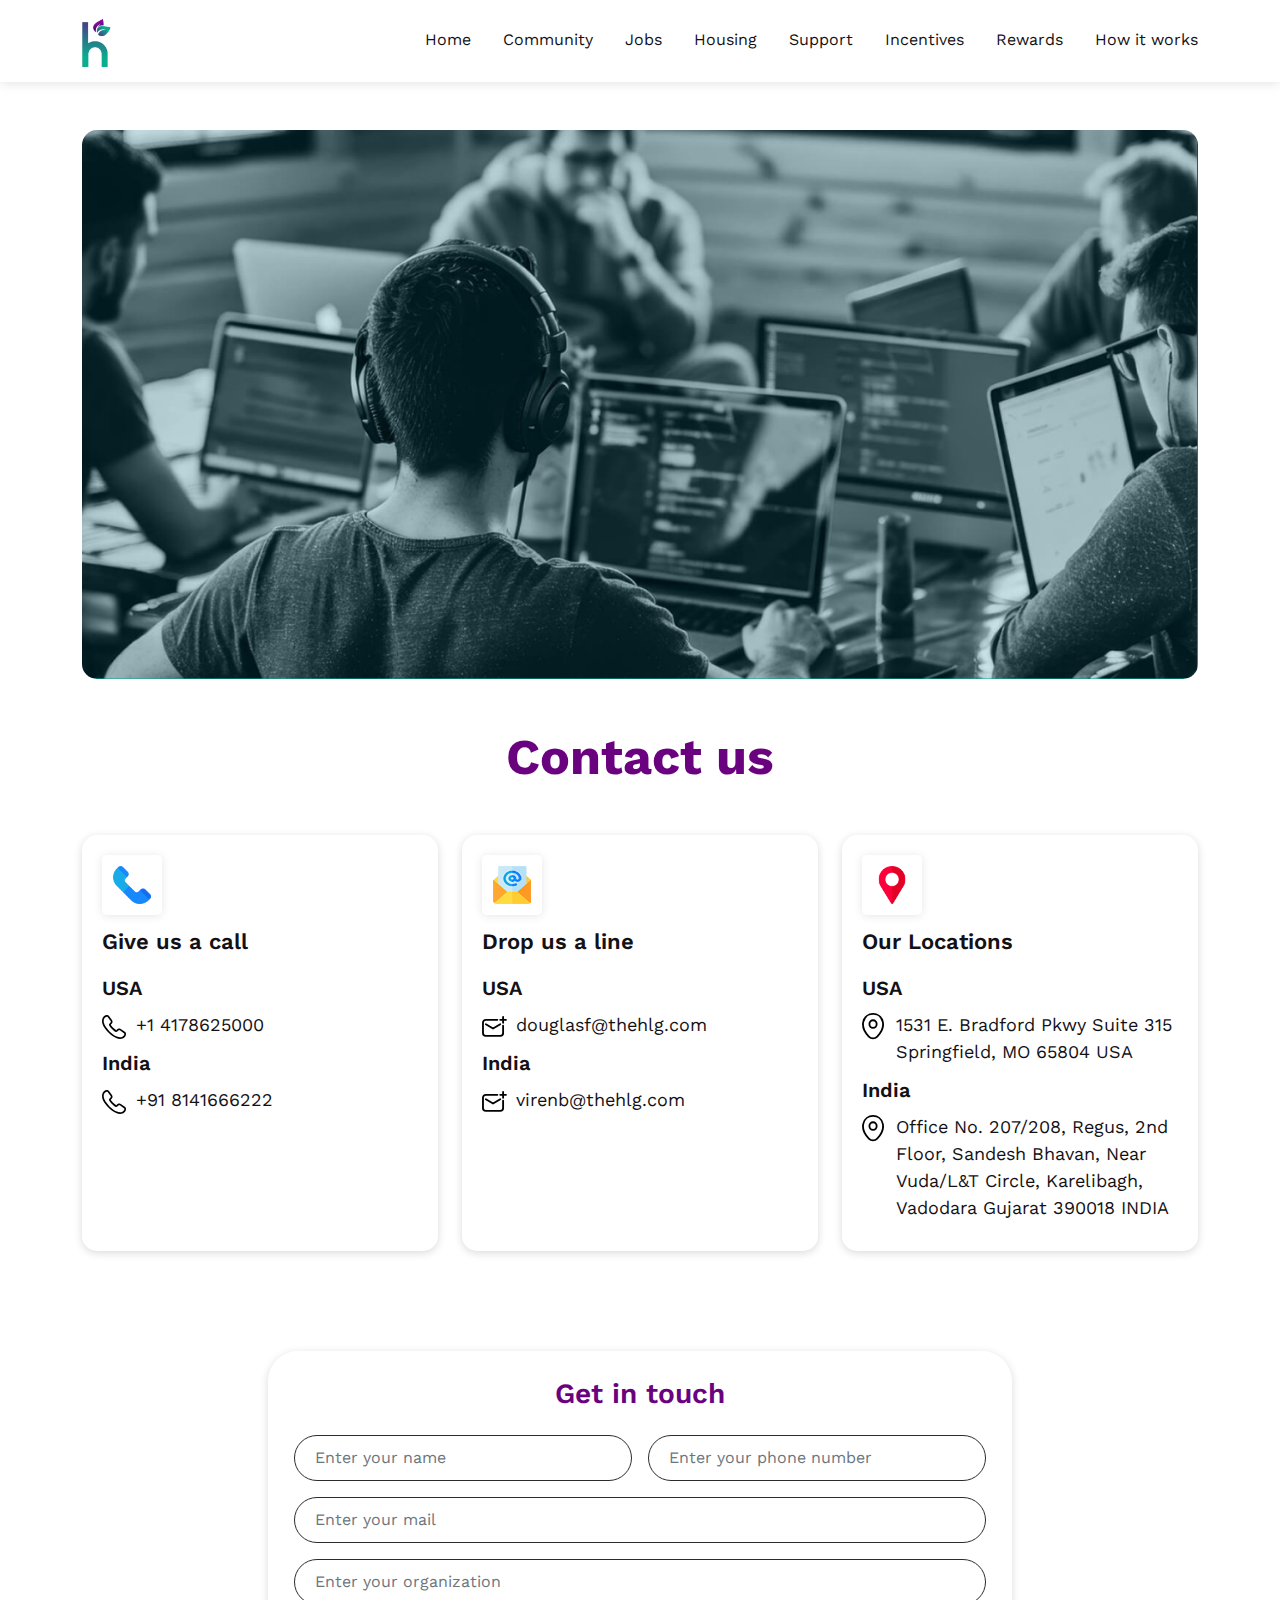
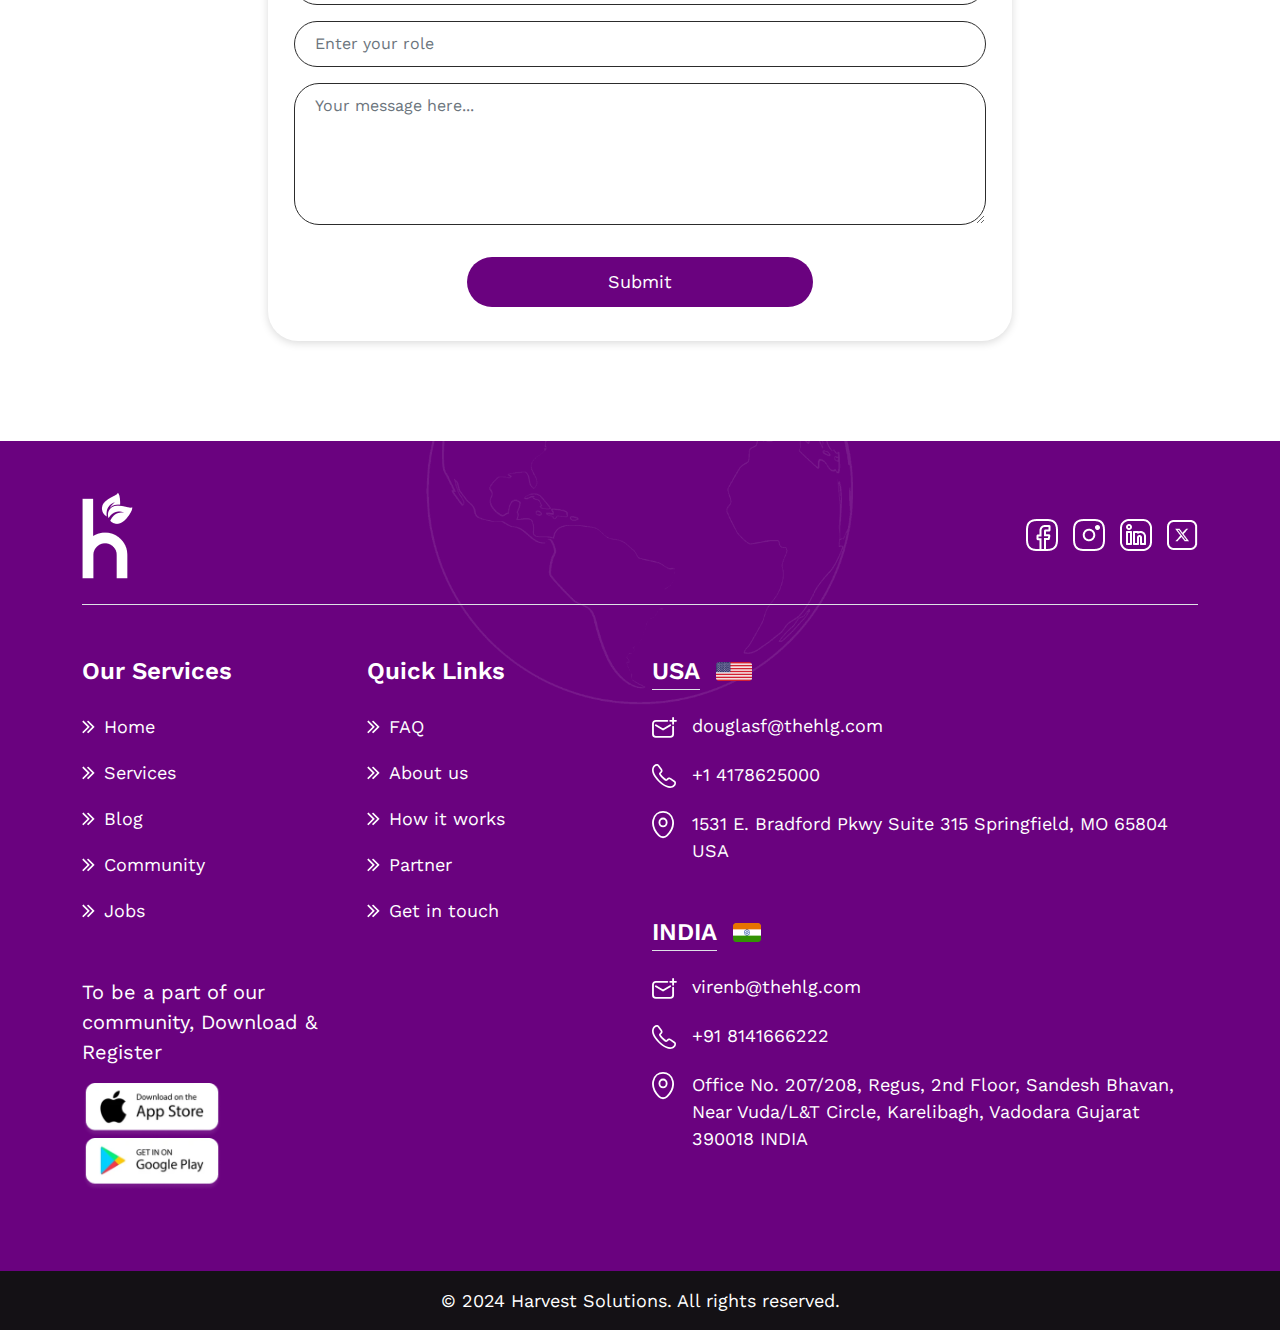
<file: contactus.html>
<!DOCTYPE html>
<html lang="en">
<head>
  <meta charset="UTF-8" />
  <meta name="viewport" content="width=device-width, initial-scale=1.0 ,maximum-scale=1.0, user-scalable=no"/>
  <meta name="description" content="Discover how Harvest Solutions empowers communities through programs on financial literacy, employment readiness, trauma and anger management, healthy lifestyle habits, and conflict resolution. Join us in fostering growth and resilience" />
  <!-- Favicon -->
  <link rel="icon" href="./img/icon/favicon.ico" type="image/x-icon" />
  <link rel="icon" href="./img/icon/favicon.png" type="image" />
  <link rel="apple-touch-icon" sizes="180x180" href="./img/icon/apple-touch-icon.png"/>
  <!-- Open Graph (OG) Tags -->
  <meta property="og:title" content="Your Website Title" />
  <meta property="og:description" content="Your website description here" />
  <meta property="og:url" content="https://yourwebsite.com" />
  <meta property="og:image" content="https://yourwebsite.com/og-image.jpg" />
  <meta property="og:type" content="website" />
  <!-- Twitter Card Tags -->
  <meta name="twitter:card" content="summary_large_image" />
  <meta name="twitter:title" content="Your Website Title" />
  <meta name="twitter:description" content="Your website description here" />
  <meta name="twitter:image" content="https://yourwebsite.com/twitter-card-image.jpg"/>
  <!-- Additional Meta Tags -->
  <meta name="author" content="Douglas Feller" />
  <meta name="keywords" content="Harvest Solutions, financial literacy, employment readiness, trauma management, anger management, healthy lifestyle habits, conflict resolution, community empowerment, personal development, community programs, resilience training, life skills courses, vocational training, wellness programs, skill-building workshops"/>
  <title>Contact us</title>
  <link href="https://unpkg.com/aos@2.3.1/dist/aos.css" rel="stylesheet">
  <link rel="stylesheet" href="./css/swiper-bundle.min.css">
  <link rel="stylesheet" href="./css/bootstrap.min.css" />
  <link rel="stylesheet" href="./css/style.css" />
</head>
<body>
  <header class="header">
    <nav class="navbar navbar-expand-lg bg-white">
      <div class="container">
        <a class="navbar-brand" href="#">
          <img
          src="./img/logo.png"
          alt="Logo"
          width="30"
          height="50"
          class="d-inline-block align-text-top"
          />
        </a>
        <button class="navbar-togglers" type="button">
          <div class="menu-toggle">
            <div class="hamburger"></div>
          </div>
        </button>
        <div class="navbar-wrapper" id="navbarNav">
          <div class="d-block d-lg-none border-bottom pb-3 mb-2">
            <a class="navbar-brand" href="#">
              <img
              src="./img/logo.png"
              alt="Logo"
              width="30"
              height="50"
              class="d-inline-block align-text-top"
              />
            </a>
          </div>
          <ul class="navbar-nav ms-lg-auto">
            <li class="nav-item">
              <a class="nav-link active" aria-current="page" href="#">Home</a>
            </li>
            <li class="nav-item">
              <a class="nav-link" href="#">Community</a>
            </li>
            <li class="nav-item">
              <a class="nav-link" href="#">Jobs</a>
            </li>
            <li class="nav-item">
              <a class="nav-link" href="#">Housing</a>
            </li>
            <li class="nav-item">
              <a class="nav-link" href="#">Support</a>
            </li>
            <li class="nav-item">
              <a class="nav-link" href="#">Incentives</a>
            </li>
            <li class="nav-item">
              <a class="nav-link" href="#">Rewards</a>
            </li>
            <li class="nav-item">
              <a class="nav-link" href="#">How it works</a>
            </li>
          </ul>
        </div>
      </div>
    </nav>
  </header>
  <main class="main contactus-page">
    <div class="wrapper"> 
      <section class="section mt-4 mt-lg-5 pb-0">
        <div class="container"> 
          <div class="position-relative contact-bg radius-15 mb-md-4 mb-lg-5 mb-4">
            <img src="./img/contactus.png" class="radius-15" alt="Contact us" width="1300" height="640"> 
          </div> 
          </div>
        </section>   
        <section class="section">
          <div class="container">
            <div class="text-center mb-md-3 heading-main">
              Contact us
            </div>
            <div class="row mt-0  mt-md-4 g-3 g-md-4">
                   <div class="col-md-6 col-lg-4 ">
                <div class="contact-card">
                  <img src="./img/icon/call-icon2x.png" alt="Call" width="60" height="60"  class="shake">
                  <div class="label">Give us a call</div>
                  <div class="fs-20 fw-600 mb-2">USA</div>
                  <a href="tel:+1 4178625000" class="link" target="_blank">
                    <span class="icon me-2">
                      <img src="./img/icon/call.svg" alt="Call" width="24" height="24">
                    </span>
                    +1 4178625000</a>
                    <div class="fs-20 fw-600 mb-2">India</div>
                    <a href="tel:+91 8141666222" class="link" target="_blank">
                      <span class="icon me-2">
                        <img src="./img/icon/call.svg" alt="Call" width="24" height="24">
                      </span>
                      +91 8141666222</a> 
                    </div> 
                  </div> 
                  <div class="col-md-6 col-lg-4 ">
                    <div class="contact-card">
                      <img src="./img/icon/mail-icon2x.png" alt="Mail" width="52" height="60"  class="shake">
                      <div class="label">Drop us a line</div>
                      <div class="fs-20 fw-600 mb-2">USA</div>
                      <a href="mailto:douglasf@thehlg.com" class="link" target="_blank">
                        <span class="icon me-2">
                          <img src="./img/icon/mail.svg" alt="Mail" width="25" height="21">
                        </span>
                        douglasf@thehlg.com</a>
                        <div class="fs-20 fw-600 mb-2">India</div>
                        <a href="mailto:virenb@thehlg.com" class="link" target="_blank">
                          <span class="icon me-2">
                            <img src="./img/icon/mail.svg" alt="Mail" width="25" height="21">
                          </span>
                          virenb@thehlg.com</a>
                        </div> 
                   </div>
                  <div class="col-md-12 col-lg-4 ">
                    <div class="contact-card">
                      <img src="./img/icon/location-icon2x.png" alt="Location" width="60" height="60"  class="shake">
                      <div class="label">Our Locations</div> 
                      <div class="fs-20 fw-600 mb-2">USA</div>
                      <a href="https://maps.app.goo.gl/TNd3nQwXwzZAhDsa9" class="link" target="_blank">
                        <span class="icon me-2">
                          <img src="./img/icon/location.svg" alt="Location" width="22" height="27">
                        </span>
                        1531 E. Bradford Pkwy Suite 315 Springfield, MO 65804 USA  
                      </a>
                      <div class="fs-20 fw-600 mb-2">India</div>
                      <a href="https://maps.app.goo.gl/PJ4m7fE7Nja3vTT77" class="link" target="_blank">
                        <span class="icon me-2">
                          <img src="./img/icon/location.svg" alt="Location" width="22" height="27">
                        </span>
                        Office No. 207/208, Regus, 2nd Floor, Sandesh Bhavan, Near 
                        Vuda/L&amp;T Circle, Karelibagh, Vadodara Gujarat 390018 INDIA
                      </a>
                    </div> 
                  </div>
             </div> 
          </div>
        </section>
        <section class="section ">
          <div class="container">
            <div class="row mx-auto">
              <div class="col-md-8 mx-auto p-0">
                <div class="contact_form">
                  <div class="text-group  mb-4">
                    <h3 class="theme-color fw-600 text-center mb-2 mb-md-3">Get in touch</h3>
                  </div>
                  <form class="contact-us">
                    <div class="row g-3">
                      <!-- Name -->
                      <div class="col-md-6">
                        <label for="name" class="form-label visually-hidden">Name</label>
                        <input type="text" class="form-control" id="name" placeholder="Enter your name" required>
                      </div>
              
                      <!-- Phone Number -->
                      <div class="col-md-6">
                        <label for="phone" class="form-label visually-hidden">Phone Number</label>
                        <input type="tel" class="form-control" id="phone" placeholder="Enter your phone number" required>
                      </div>
                    </div>
              
                    <div class="mb-3 mt-3">
                      <label for="email" class="form-label visually-hidden">Mail id</label>
                      <input type="email" class="form-control" id="email" placeholder="Enter your mail">
                    </div>
      
                     <!-- Organization/Company (Optional) -->
                     <div class="mb-3 mt-3">
                      <label for="organization" class="form-label visually-hidden">Organization/Company <span class="form-text">(optional)</span></label>
                      <input type="text" class="form-control" id="organization" placeholder="Enter your organization">
                    </div>
              
                    <!-- Role (Optional) -->
                    <div class="mb-3">
                      <label for="role" class="form-label visually-hidden">Role <span class="form-text">(optional)</span></label>
                      <input type="text" class="form-control" id="role" placeholder="Enter your role">
                    </div>
              
                    <!-- Message -->
                    <div class="mb-3">
                      <label for="message" class="form-label visually-hidden">Message</label>
                      <textarea class="form-control" id="message" rows="5" placeholder="Your message here..." required></textarea>
                    </div>
              
                    <!-- Submit Button -->
                    <div class="d-grid gap-2 col-md-6 col-12 mx-auto pt-md-3 mb-md-2 mb-2 ">
                      <button type="submit" class="button-primary">Submit</button>
                    </div> 
                  </form> 
                </div>

              </div>
            </div>
          </div>
        </section>
    </div>  
            <!-- Scroll to top button -->
            <button id="scrollToTopBtn" type="button" title="Go to top">&#8679;</button>
          </main>
          <footer class="footer bg-primary">
            <div class="footer-wrap">
              <div class="container-fluid container-md">
                <div class="w-100 border-bottom pb-4 mb-md-5 mb-4">
                  <div class="d-flex justify-content-between align-items-center  w-100">
                    <img src="./img/footer-logo.png" alt="Footer logo" width="53" height="89">
                    <ul class="social-media d-flex align-items-center list-unstyled mb-0 p=0">
                      <li class="item">
                        <a href="#" class="social-link" target="_blank" title="Facebook">
                          <img src="./img/icon/facebook.png" alt="Facebook" width="32" height="32">
                        </a>
                      </li>
                      <li class="item">
                        <a href="#" class="social-link" target="_blank" title="Instagram">
                          <img src="./img/icon/instagram.png" alt="Instagram" width="32" height="32">
                        </a>
                      </li>
                      <li class="item">
                        <a href="#" class="social-link" target="_blank" title="Linkedin">
                          <img src="./img/icon/linkedin.png" alt="Linkedin" width="32" height="32">
                        </a>
                      </li>
                      <li class="item">
                        <a href="#" class="social-link me-0" target="_blank" title="Twitter / X">
                          <img src="./img/icon/x-icon.png" alt="Twitter / X" width="31" height="32">
                        </a>
                      </li>
                    </ul>
                  </div>
                </div>
                <div class="row">
                  <div class="col-md-6 col-lg-3">
                    <div class="footer-title fs-4 fw-600">
                      Our Services
                    </div>
                    <ul class="footer-links">
                      <li class="item">
                        <a href="index.html" target="_self" title="Home" class="link-item">
                          Home  
                        </a>
                      </li>
                      <li class="item">
                        <a href="#" target="_self" title="Services" class="link-item"> 
                          Services 
                        </a>
                      </li>
                      <li class="item">
                        <a href="#" target="_self" title="Blog" class="link-item"> 
                          Blog
                        </a>
                      </li>
                      <li class="item">
                        <a href="community" target="_self" title="Community" class="link-item"> 
                          Community
                        </a>
                      </li>
                      <li class="item">
                        <a href="jobs.html" target="_self" title="Jobs" class="link-item"> 
                          Jobs
                        </a>
                      </li>
                    </ul>
                    <div class="app-store mt-md-5 mt-3 d-lg-block d-none ">
                      <div class="title mb-3 fw-500 fs-20">To be a part of our community, Download & Register</div>
                      <a href="#" target="_blank" title="App Store" class="text-decoration-none mb-2 me-2">
                        <img src="./img/icon/app-store.png" alt="App Store" width="140" height="50">
                      </a>
                      <a href="#" target="_blank" title="Play Store" class="text-decoration-none">
                        <img src="./img/icon/play-store.png" alt="Play Store" width="140" height="50">
                      </a>
                    </div>
                  </div>
                  <div class="col-md-6 col-lg-3">
                    <div class="footer-title fs-4 fw-600">
                      Quick Links
                    </div>
                    <ul class="footer-links">
                      <li class="item">
                        <a href="faq.html" target="_self" title="FAQ" class="link-item">
                          FAQ
                        </a>
                      </li>
                      <li class="item">
                        <a href="#" target="_self" title="About us" class="link-item"> 
                          About us
                        </a>
                      </li>
                      <li class="item">
                        <a href="#" target="_self" title="How it works" class="link-item"> 
                          How it works
                        </a>
                      </li>
                      <li class="item">
                        <a href="#" target="_self" title="Partner" class="link-item"> 
                          Partner
                        </a>
                      </li>
                      <li class="item">
                        <a href="#" target="_self" title="Get in touch" class="link-item"> 
                          Get in touch
                        </a>
                      </li>
                    </ul>
                  </div>
                  <div class="col-lg-6">
                    <div class="footer-title fs-4 fw-600 d-flex align-items-center">
                      <span class="me-3 border-bottom">USA</span> <img src="./img/icon/usa-flage.png" alt="USA Flage" width="36" height="19">
                    </div>
                    <ul class="footer-address-list usa">
                      <li class="item">
                        <a href="mailto:douglasf@thehlg.com" class="link" target="_blank">
                          <span class="icon me-2">
                            <img src="./img/icon/mail.svg" alt="Mail" width="25" height="21">
                          </span>
                          douglasf@thehlg.com</a>
                        </li>
                        <li class="item">
                          <a href="tel:+1 4178625000" class="link" target="_blank">
                            <span class="icon me-2">
                              <img src="./img/icon/call.svg" alt="Call" width="24" height="24">
                            </span>
                            +1 4178625000</a>
                          </li>
                          <li class="item">
                            <a href="https://maps.app.goo.gl/TNd3nQwXwzZAhDsa9" class="link" target="_blank">
                              <span class="icon me-2">
                                <img src="./img/icon/location.svg" alt="Location" width="22" height="27">
                              </span>
                              1531 E. Bradford Pkwy Suite 315 Springfield, MO 65804 USA  
                            </a>
                          </li>
                        </ul>
                        <div class="footer-title fs-4 fw-600 d-flex align-items-center mt-md-5 mt-3">
                          <span class="me-3 border-bottom">INDIA</span> <img src="./img/icon/india-flage.png" alt="INDIA Flage" width="28" height="19">
                        </div>
                        <ul class="footer-address-list india">
                          <li class="item">
                            <a href="mailto:virenb@thehlg.com" class="link" target="_blank">
                              <span class="icon me-2">
                                <img src="./img/icon/mail.svg" alt="Mail" width="25" height="21">
                              </span>
                              virenb@thehlg.com</a>
                            </li>
                            <li class="item">
                              <a href="tel:+91 8141666222" class="link" target="_blank">
                                <span class="icon me-2">
                                  <img src="./img/icon/call.svg" alt="Call" width="24" height="24">
                                </span>
                                +91 8141666222</a>
                              </li>
                              <li class="item">
                                <a href="https://maps.app.goo.gl/PJ4m7fE7Nja3vTT77" class="link" target="_blank">
                                  <span class="icon me-2">
                                    <img src="./img/icon/location.svg" alt="Location" width="22" height="27">
                                  </span>
                                  Office No. 207/208, Regus, 2nd Floor, Sandesh Bhavan, Near 
                                  Vuda/L&T Circle, Karelibagh, Vadodara Gujarat 390018 INDIA
                                </a>
                              </li>
                            </ul>
                          </div>
                          <div class="col-12 d-block d-lg-none">
                            <div class="app-store mt-md-3 mt-3">
                              <div class="title mb-3 fw-500 fs-20">To be a part of our community, Download & Register</div>
                              <a href="#" target="_blank" title="App Store" class="text-decoration-none mb-2 me-2">
                                <img src="./img/icon/app-store.png" alt="App Store" width="140" height="50">
                              </a>
                              <a href="#" target="_blank" title="Play Store" class="text-decoration-none">
                                <img src="./img/icon/play-store.png" alt="Play Store" width="140" height="50">
                              </a>
                            </div>
                          </div>
                        </div>
                      </div>
                    </div>
                    <div class="copy-right w-100  py-3 text-center bg-dark">
                      © 2024 Harvest Solutions. All rights reserved.
                    </div>
                  </footer>
                  <script src="https://unpkg.com/aos@2.3.1/dist/aos.js"></script>
                  <script src="./js/bootstrap.bundle.min.js"></script>
                  <script src="./js/swiper-bundle.min.js"></script>
                  <script src="./js/main.js"></script>
                  <script>
                    AOS.init({
                      // duration: 500, // Duration of animation (in milliseconds)
                      // easing: 'ease-in-out', // Easing for smooth animation
                      once: true // Whether animation should happen only once while scrolling
                    });
                  </script> 
                </body>
                </html>
</file>
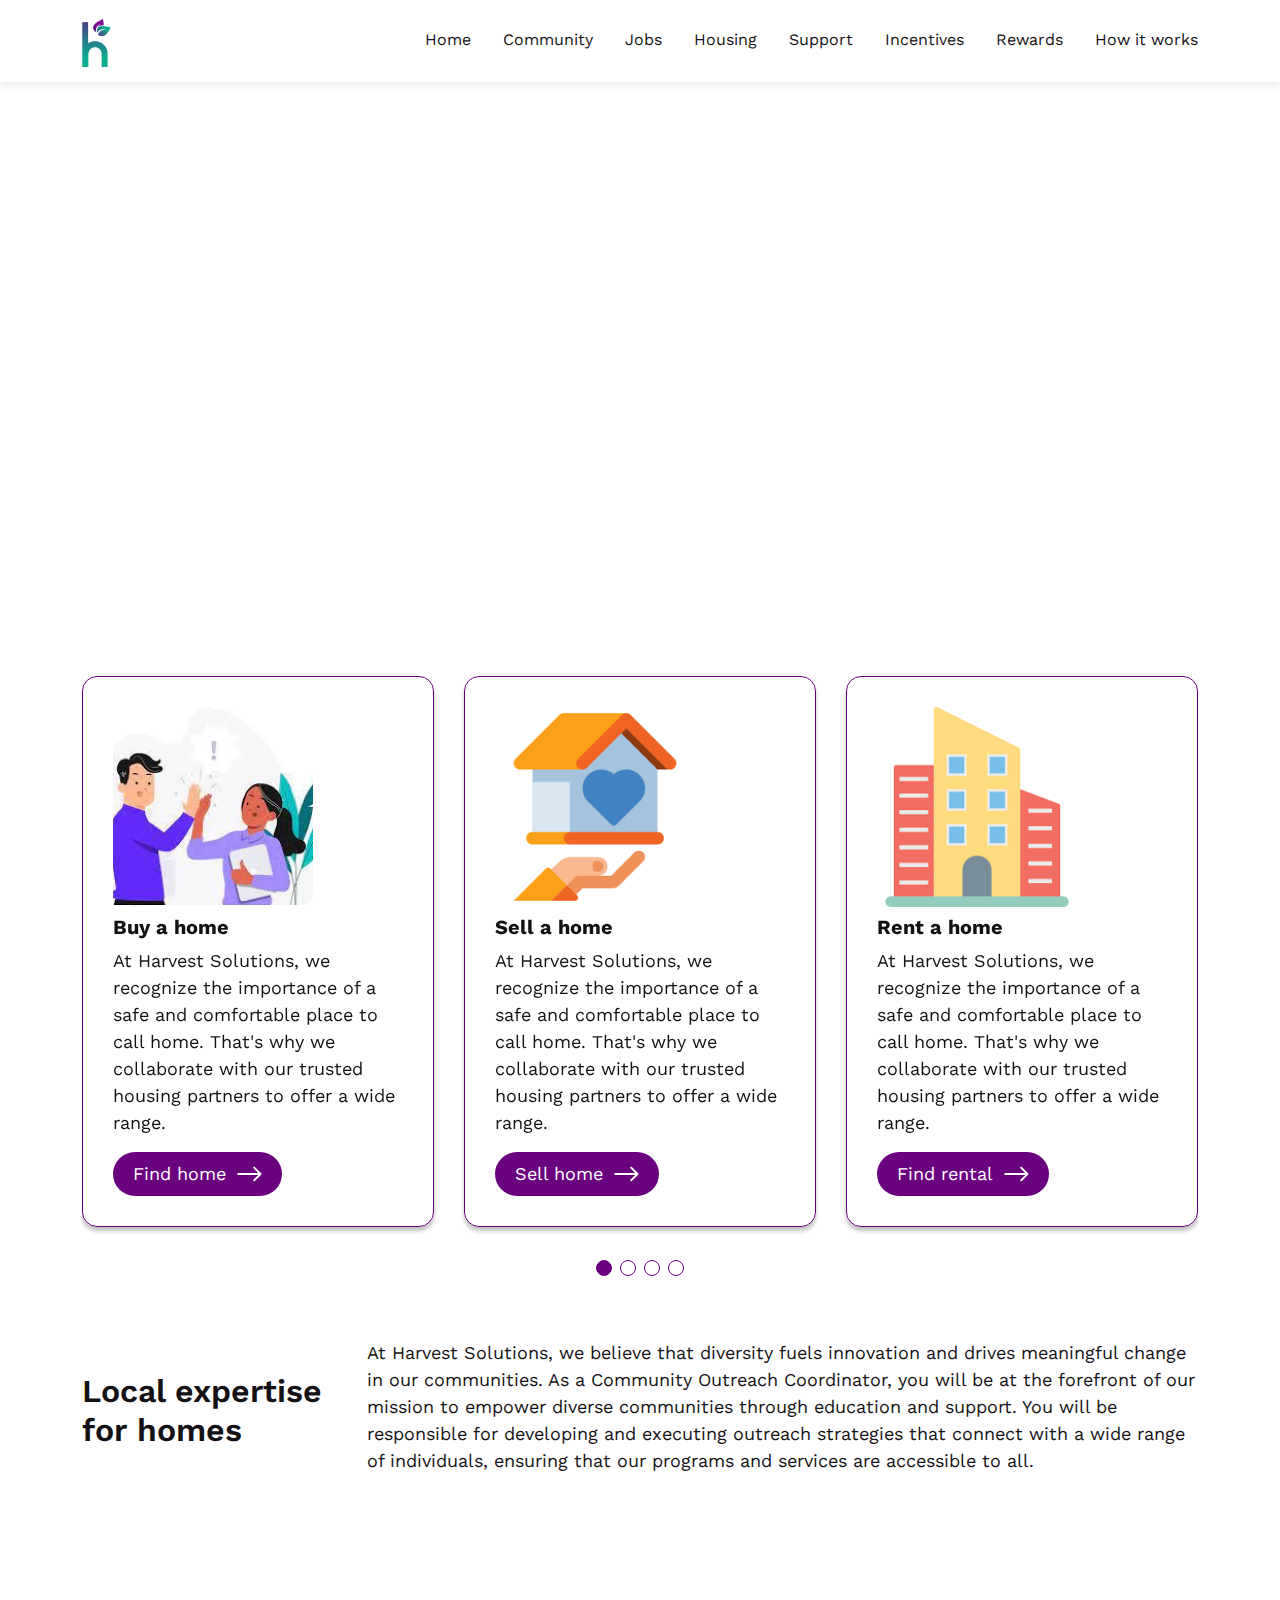
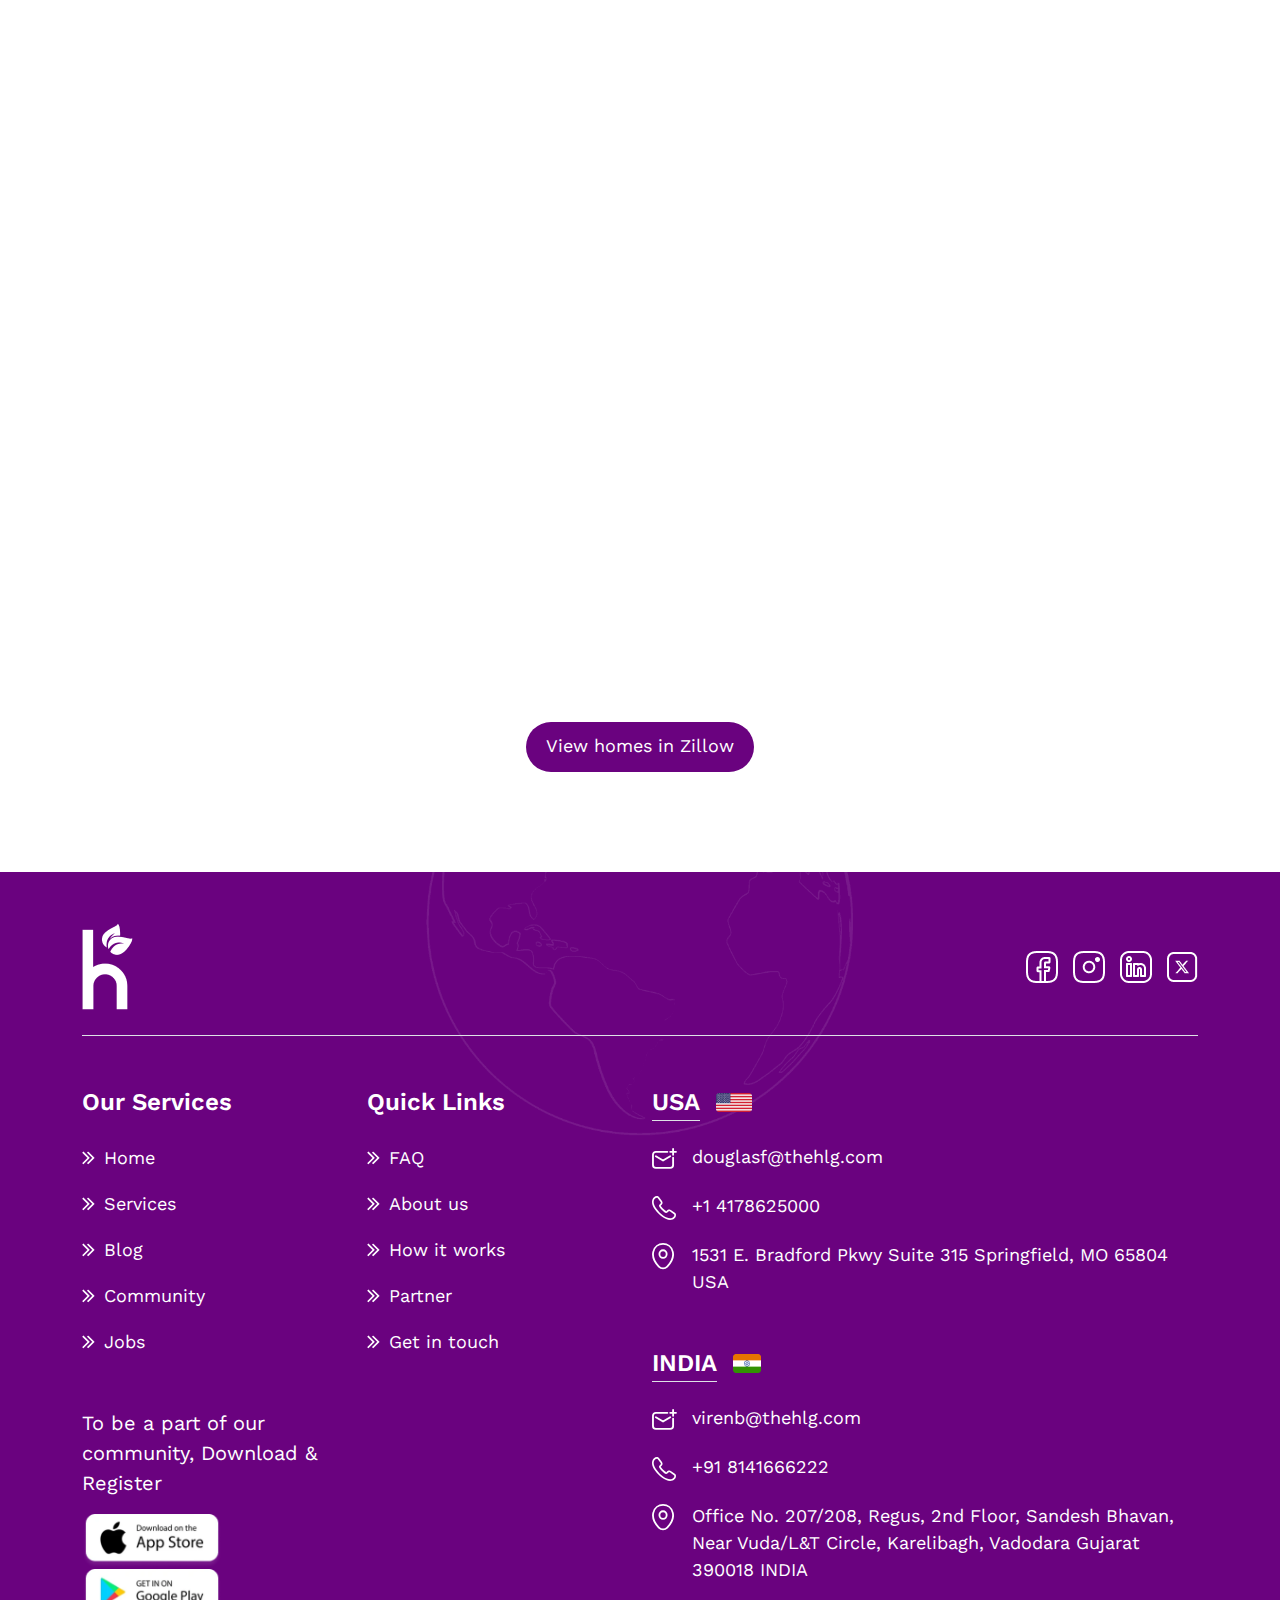
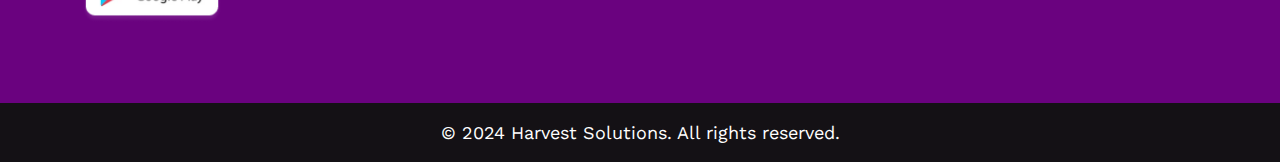
<file: housing.html>
<!DOCTYPE html>
<html lang="en">
  <head>
    <meta charset="UTF-8" />
    <meta name="viewport" content="width=device-width, initial-scale=1.0 ,maximum-scale=1.0, user-scalable=no"/>
    <meta name="description" content="Discover how Harvest Solutions empowers communities through programs on financial literacy, employment readiness, trauma and anger management, healthy lifestyle habits, and conflict resolution. Join us in fostering growth and resilience" />

    <!-- Favicon -->
    <link rel="icon" href="./img/icon/favicon.ico" type="image/x-icon" />
    <link rel="icon" href="./img/icon/favicon.png" type="image" />
    <link rel="apple-touch-icon" sizes="180x180" href="./img/icon/apple-touch-icon.png"/>

    <!-- Open Graph (OG) Tags -->
    <meta property="og:title" content="Your Website Title" />
    <meta property="og:description" content="Your website description here" />
    <meta property="og:url" content="https://yourwebsite.com" />
    <meta property="og:image" content="https://yourwebsite.com/og-image.jpg" />
    <meta property="og:type" content="website" />

    <!-- Twitter Card Tags -->
    <meta name="twitter:card" content="summary_large_image" />
    <meta name="twitter:title" content="Your Website Title" />
    <meta name="twitter:description" content="Your website description here" />
    <meta name="twitter:image" content="https://yourwebsite.com/twitter-card-image.jpg"/>

    <!-- Additional Meta Tags -->
    <meta name="author" content="Douglas Feller" />
    <meta name="keywords" content="Harvest Solutions, financial literacy, employment readiness, trauma management, anger management, healthy lifestyle habits, conflict resolution, community empowerment, personal development, community programs, resilience training, life skills courses, vocational training, wellness programs, skill-building workshops"/>
    <title>Housing</title>
    <link href="https://unpkg.com/aos@2.3.1/dist/aos.css" rel="stylesheet">
    <link rel="stylesheet" href="./css/swiper-bundle.min.css">
    <link rel="stylesheet" href="./css/bootstrap.min.css" />
    <link rel="stylesheet" href="./css/style.css" />
  </head>

  <body>
    <header class="header">
      <nav class="navbar navbar-expand-lg bg-white">
        <div class="container">
          <a class="navbar-brand" href="#">
            <img
              src="./img/logo.png"
              alt="Logo"
              width="30"
              height="50"
              class="d-inline-block align-text-top"
            />
          </a>
          <button class="navbar-togglers" type="button">
            <div class="menu-toggle">
              <div class="hamburger"></div>
            </div>
          </button>
          <div class="navbar-wrapper" id="navbarNav">
            <div class="d-block d-lg-none border-bottom pb-3 mb-2">
              <a class="navbar-brand" href="#">
                <img
                  src="./img/logo.png"
                  alt="Logo"
                  width="30"
                  height="50"
                  class="d-inline-block align-text-top"
                />
              </a>
            </div>
            <ul class="navbar-nav ms-lg-auto">
              <li class="nav-item">
                <a class="nav-link active" aria-current="page" href="#">Home</a>
              </li>
              <li class="nav-item">
                <a class="nav-link" href="#">Community</a>
              </li>
              <li class="nav-item">
                <a class="nav-link" href="#">Jobs</a>
              </li>
              <li class="nav-item">
                <a class="nav-link" href="#">Housing</a>
              </li>
              <li class="nav-item">
                <a class="nav-link" href="#">Support</a>
              </li>
              <li class="nav-item">
                <a class="nav-link" href="#">Incentives</a>
              </li>
              <li class="nav-item">
                <a class="nav-link" href="#">Rewards</a>
              </li>
              <li class="nav-item">
                <a class="nav-link" href="#">How it works</a>
              </li>
            </ul>
          </div>
        </div>
      </nav>
    </header>

    <main class="main housing-page">
      <div class="wrapper"> 
        <section class="section video-section  mt-4 mt-lg-5">
          <div class="container">
            <div class="video-section-col radius-15 overflow-hidden">  
              <iframe src="https://www.youtube.com/embed/7EHnQ0VM4KY?si=FJKyEMGY7tgAWD68" 
              title="YouTube video player" 
              frameborder="0" 
              allow="accelerometer; autoplay; clipboard-write; encrypted-media; gyroscope; picture-in-picture; web-share" 
              referrerpolicy="strict-origin-when-cross-origin" 
              allowfullscreen>
            </iframe>
            </div> 
          </div>
        </section>
        
        <section class="position-relative jobs-card-section">
          <div class="container">  
            <div class="swiper housing-slider pb-5">
              <div class="swiper-wrapper mb-lg-3">
                <div class="swiper-slide"> 
                  <div class="slider-card" onclick="updateContent(11)">
                        <img src="./img/buy-home.png" class="mb-2" alt="Buy Home" width="200" height="200"> 
                        <h5 class="card-title fw-800">Buy a home</h5>
                        <p>At Harvest Solutions, we recognize the importance of a safe and comfortable place to call home. That's why we collaborate with our trusted housing partners to offer a wide range.</p>
                        <a href="#" class="button-primary btn-arrow text-white" data-url="#" target="_blank">Find home</a>
               
                  </div> 
                </div>   
                <div class="swiper-slide">  
                    <div class="slider-card" onclick="updateContent(12)">
                      <img src="./img/sell-home.png" class="mb-2" alt="Sell Home" width="200" height="200">
                      <h5 class="card-title fw-800">Sell a home</h5>
                      <p>At Harvest Solutions, we recognize the importance of a safe and comfortable place to call home. That's why we collaborate with our trusted housing partners to offer a wide range.</p>
                      <a href="#" class="button-primary btn-arrow text-white" data-url="#" target="_blank">Sell home</a>
                  </div>  
                </div>  

                <div class="swiper-slide"> 
                  <div class="slider-card" onclick="updateContent(13)">
                    <img src="./img/rent-home.png" class="mb-2" alt="Rent Home" width="200" height="200">
                    <h5 class="card-title fw-800">Rent a home</h5>
                    <p>At Harvest Solutions, we recognize the importance of a safe and comfortable place to call home. That's why we collaborate with our trusted housing partners to offer a wide range.</p>
                    <a href="#" class="button-primary btn-arrow text-white" data-url="#" target="_blank">Find rental</a>
                  </div> 
                </div>  

                 
                <div class="swiper-slide">  
                  <div class="slider-card" onclick="updateContent(12)">
                    <img src="./img/sell-home.png" class="mb-2" alt="Sell Home" width="200" height="200">
                    <h5 class="card-title fw-800">Sell a home</h5>
                    <p>At Harvest Solutions, we recognize the importance of a safe and comfortable place to call home. That's why we collaborate with our trusted housing partners to offer a wide range.</p>
                    <a href="#" class="button-primary btn-arrow text-white" data-url="#" target="_blank">Sell home</a>
                </div>  
              </div>  

                </div>   
              </div>
              <div class="swiper-pagination housing-slider"></div> 
            </div> 
          </div> 
        </section>

        <section class="section pt-md-5 pt-3 gallery-section">
          <div class="container">
            <div class="gallery-wrap"> 
              <div id="dynamic-content" >
                <div class="row align-items-center mb-3 mb-md-4">
                  <div class="col-md-4 col-lg-3">
                    <h2 id="dynamic-heading">Local expertise <br> for  homes</h2> 
                  </div>
                  <div class="col-md-8 col-lg-9">
                    <p id="dynamic-description">At Harvest Solutions, we believe that diversity fuels innovation and drives meaningful change in our communities. As a Community Outreach Coordinator, you will be at the forefront of our mission to empower diverse communities through education and support. You will be responsible for developing and executing outreach strategies that connect with a wide range of individuals, ensuring that our programs and services are accessible to all.</p>
                  </div>
                </div>
                <div id="dynamic-gallery" class="gallery-container" data-aos="fade-up"
                data-aos-easing="linear"
                data-aos-duration="5000">
                  <div class="left-side">
                    <div class="top-large img-wrap">
                      <img src="./img/housing/housing1.png" alt="housing 1" width="734" height="408">
                    </div>
                    <div class="bottom-row">
                      <div class="img-wrap">
                        <img src="./img/housing/housing2.png" alt="housing 2" width="352" height="392">
                      </div>
                      <div class="img-wrap">
                        <img src="./img/housing/housing3.png" alt="housing 3" width="352" height="392">
                      </div>
                    </div>
                  </div>

                  <div class="right-side img-wrap">
                    <img src="./img/housing/housing-long.png" alt="housing long" width="536" height="831">
                  </div> 
                </div>
            </div> 
            <div class="text-center mt-md-5 mt-3  d-flex justify-content-center" >
              <a href="#" target="_blank" id="dynamic-button" class="button-primary text-white text-decoration-none" data-url="#" target="_blank">View homes in Zillow</a>
            </div> 
          
            </div>
          </div>
        </section>
       

     

   
      <!-- Scroll to top button -->
      <button id="scrollToTopBtn" type="button" title="Go to top">&#8679;</button>
    </main>

    <footer class="footer bg-primary">
        <div class="footer-wrap">
          <div class="container-fluid container-md">
            <div class="w-100 border-bottom pb-4 mb-md-5 mb-4">
                <div class="d-flex justify-content-between align-items-center  w-100">
                    <img src="./img/footer-logo.png" alt="Footer logo" width="53" height="89">
                    <ul class="social-media d-flex align-items-center list-unstyled mb-0 p=0">
                       <li class="item">
                        <a href="#" class="social-link" target="_blank" title="Facebook">
                          <img src="./img/icon/facebook.png" alt="Facebook" width="32" height="32">
                        </a>
                       </li>
                       <li class="item">
                        <a href="#" class="social-link" target="_blank" title="Instagram">
                          <img src="./img/icon/instagram.png" alt="Instagram" width="32" height="32">
                        </a>
                       </li>
                       <li class="item">
                          <a href="#" class="social-link" target="_blank" title="Linkedin">
                            <img src="./img/icon/linkedin.png" alt="Linkedin" width="32" height="32">
                          </a>
                       </li>
                       <li class="item">
                        <a href="#" class="social-link me-0" target="_blank" title="Twitter / X">
                          <img src="./img/icon/x-icon.png" alt="Twitter / X" width="31" height="32">
                        </a>
                     </li>
                    </ul>
                </div>
            </div>
            <div class="row">
              <div class="col-md-6 col-lg-3">
                   <div class="footer-title fs-4 fw-600">
                    Our Services
                   </div>
                   <ul class="footer-links">
                      <li class="item">
                        <a href="index.html" target="_self" title="Home" class="link-item">
                          Home  
                        </a>
                      </li>
                      <li class="item">
                        <a href="#" target="_self" title="Services" class="link-item"> 
                          Services 
                        </a>
                      </li>
                      <li class="item">
                        <a href="#" target="_self" title="Blog" class="link-item"> 
                          Blog
                        </a>
                      </li>
                      <li class="item">
                        <a href="community" target="_self" title="Community" class="link-item"> 
                        Community
                        </a>
                      </li>
                      <li class="item">
                        <a href="jobs.html" target="_self" title="Jobs" class="link-item"> 
                          Jobs
                        </a>
                      </li>
                   </ul>


                   <div class="app-store mt-md-5 mt-3 d-lg-block d-none ">
                      <div class="title mb-3 fw-500 fs-20">To be a part of our community, Download & Register</div>
                      <a href="#" target="_blank" title="App Store" class="text-decoration-none mb-2 me-2">
                        <img src="./img/icon/app-store.png" alt="App Store" width="140" height="50">
                      </a>
                      <a href="#" target="_blank" title="Play Store" class="text-decoration-none">
                        <img src="./img/icon/play-store.png" alt="Play Store" width="140" height="50">
                      </a>
                   </div>
              </div>
              <div class="col-md-6 col-lg-3">
                <div class="footer-title fs-4 fw-600">
                  Quick Links
                </div>
                <ul class="footer-links">
                   <li class="item">
                     <a href="faq.html" target="_self" title="FAQ" class="link-item">
                      FAQ
                     </a>
                   </li>
                   <li class="item">
                     <a href="#" target="_self" title="About us" class="link-item"> 
                      About us
                     </a>
                   </li>
                   <li class="item">
                     <a href="#" target="_self" title="How it works" class="link-item"> 
                      How it works
                     </a>
                   </li>
                   <li class="item">
                     <a href="#" target="_self" title="Partner" class="link-item"> 
                      Partner
                     </a>
                   </li>
                   <li class="item">
                     <a href="#" target="_self" title="Get in touch" class="link-item"> 
                      Get in touch
                     </a>
                   </li>
                </ul>
              </div>
              
              <div class="col-lg-6">
                <div class="footer-title fs-4 fw-600 d-flex align-items-center">
                   <span class="me-3 border-bottom">USA</span> <img src="./img/icon/usa-flage.png" alt="USA Flage" width="36" height="19">
                </div>
                <ul class="footer-address-list usa">
                  <li class="item">
                    <a href="mailto:douglasf@thehlg.com" class="link" target="_blank">
                      <span class="icon me-2">
                        <img src="./img/icon/mail.svg" alt="Mail" width="25" height="21">
                      </span>
                      douglasf@thehlg.com</a>
                  </li>
                  <li class="item">
                    <a href="tel:+1 4178625000" class="link" target="_blank">
                      <span class="icon me-2">
                        <img src="./img/icon/call.svg" alt="Call" width="24" height="24">
                      </span>
                      +1 4178625000</a>
                  </li>
                  <li class="item">
                    <a href="https://maps.app.goo.gl/TNd3nQwXwzZAhDsa9" class="link" target="_blank">
                      <span class="icon me-2">
                        <img src="./img/icon/location.svg" alt="Location" width="22" height="27">
                      </span>
                      1531 E. Bradford Pkwy Suite 315 Springfield, MO 65804 USA  
                    </a>
                  </li>
                  
                </ul>

                <div class="footer-title fs-4 fw-600 d-flex align-items-center mt-md-5 mt-3">
                  <span class="me-3 border-bottom">INDIA</span> <img src="./img/icon/india-flage.png" alt="INDIA Flage" width="28" height="19">
               </div>
                <ul class="footer-address-list india">
                  <li class="item">
                    <a href="mailto:virenb@thehlg.com" class="link" target="_blank">
                      <span class="icon me-2">
                        <img src="./img/icon/mail.svg" alt="Mail" width="25" height="21">
                      </span>
                      virenb@thehlg.com</a>
                  </li>
                  <li class="item">
                    <a href="tel:+91 8141666222" class="link" target="_blank">
                      <span class="icon me-2">
                        <img src="./img/icon/call.svg" alt="Call" width="24" height="24">
                      </span>
                      +91 8141666222</a>
                  </li>
                  <li class="item">
                    <a href="https://maps.app.goo.gl/PJ4m7fE7Nja3vTT77" class="link" target="_blank">
                      <span class="icon me-2">
                        <img src="./img/icon/location.svg" alt="Location" width="22" height="27">
                      </span>
                      Office No. 207/208, Regus, 2nd Floor, Sandesh Bhavan, Near 
                      Vuda/L&T Circle, Karelibagh, Vadodara Gujarat 390018 INDIA
                    </a>
                  </li>
                  
                </ul>
              </div>
              <div class="col-12 d-block d-lg-none">
                <div class="app-store mt-md-3 mt-3">
                  <div class="title mb-3 fw-500 fs-20">To be a part of our community, Download & Register</div>
                  <a href="#" target="_blank" title="App Store" class="text-decoration-none mb-2 me-2">
                    <img src="./img/icon/app-store.png" alt="App Store" width="140" height="50">
                  </a>
                  <a href="#" target="_blank" title="Play Store" class="text-decoration-none">
                    <img src="./img/icon/play-store.png" alt="Play Store" width="140" height="50">
                  </a>
               </div>

              </div>
           </div>

             
         </div>
          </div>
         

        <div class="copy-right w-100  py-3 text-center bg-dark">
          © 2024 Harvest Solutions. All rights reserved.
        </div>
    </footer>
    <script src="https://unpkg.com/aos@2.3.1/dist/aos.js"></script>
    <script src="./js/bootstrap.bundle.min.js"></script>
    <script src="./js/swiper-bundle.min.js"></script>
    <script src="./js/main.js"></script>
    <script>
     
     AOS.init({
      // duration: 500, // Duration of animation (in milliseconds)
      // easing: 'ease-in-out', // Easing for smooth animation
      once: true // Whether animation should happen only once while scrolling
    });
    </script> 

    <script>
      function updateContent(cardNumber) {
        const heading = document.getElementById('dynamic-heading');
        const description = document.getElementById('dynamic-description');
        const gallery = document.getElementById('dynamic-gallery');
        const viewmore = document.getElementById('dynamic-button');

        if (cardNumber === 11) {
            viewmore.textContent = 'View homes in Redfin'
            heading.textContent = 'Expert Guidance for Buying a Home';
            description.textContent = 'At Harvest Solutions, we believe that diversity fuels innovation and drives meaningful change in our communities. As a Community Outreach Coordinator, you will be at the forefront of our mission to empower diverse communities through education and support. You will be responsible for developing and executing outreach strategies that connect with a wide range of individuals, ensuring that our programs and services are accessible to all.';
            gallery.innerHTML = `
                 <div class="left-side">
                    <div class="top-large img-wrap">
                      <img src="./img/housing/gallery1.png" alt="Gallery1" width="734" height="408"></div>
                    <div class="bottom-row">
                      <div class="img-wrap">
                        <img src="./img/housing/gallery2.png" alt="Gallery2" width="352" height="392">
                      </div>
                      <div class="img-wrap">
                        <img src="./img/housing/gallery3.png" alt="Gallery3" width="352" height="392">
                      </div>
                    </div>
                  </div>

                  <div class="right-side img-wrap">
                    <img src="./img/housing/gallery-long-img.png" alt="Gallery long" width="536" height="831">
                  </div> 
            `;
        } else if (cardNumber === 12) {
            viewmore.textContent = 'View homes in Apartments'
            heading.textContent = 'Tailored Solutions for Selling Your Home';
            description.textContent = 'At Harvest Solutions, we believe that diversity fuels innovation and drives meaningful change in our communities. As a Community Outreach Coordinator, you will be at the forefront of our mission to empower diverse communities through education and support. You will be responsible for developing and executing outreach strategies that connect with a wide range of individuals, ensuring that our programs and services are accessible to all.';
            gallery.innerHTML = `
                 <div class="left-side">
                    <div class="top-large img-wrap">
                      <img src="./img/housing/gallery1.png" alt="Gallery1" width="734" height="408"></div>
                    <div class="bottom-row">
                      <div class="img-wrap">
                        <img src="./img/housing/gallery2.png" alt="Gallery2" width="352" height="392">
                      </div>
                      <div class="img-wrap">
                        <img src="./img/housing/gallery3.png" alt="Gallery3" width="352" height="392">
                      </div>
                    </div>
                  </div>

                  <div class="right-side img-wrap">
                    <img src="./img/housing/gallery-long-img.png" alt="Gallery long" width="536" height="831">
                  </div>  
            `;
        } else if (cardNumber === 13) {
            viewmore.textContent = 'View homes in Realtor'
            heading.textContent = 'Comprehensive Support for Renting a Home';
            description.textContent = 'At Harvest Solutions, we believe that diversity fuels innovation and drives meaningful change in our communities. As a Community Outreach Coordinator, you will be at the forefront of our mission to empower diverse communities through education and support. You will be responsible for developing and executing outreach strategies that connect with a wide range of individuals, ensuring that our programs and services are accessible to all.';
            gallery.innerHTML = `
                <div class="left-side">
                    <div class="top-large img-wrap">
                      <img src="./img/housing/gallery1.png" alt="Gallery1" width="734" height="408"></div>
                    <div class="bottom-row">
                      <div class="img-wrap">
                        <img src="./img/housing/gallery2.png" alt="Gallery2" width="352" height="392">
                      </div>
                      <div class="img-wrap">
                        <img src="./img/housing/gallery3.png" alt="Gallery3" width="352" height="392">
                      </div>
                    </div>
                  </div>

                  <div class="right-side img-wrap">
                    <img src="./img/housing/gallery-long-img.png" alt="Gallery long" width="536" height="831">
                  </div> 
            `;
        }
    }

    </script>
  </body>
</html>
</file>
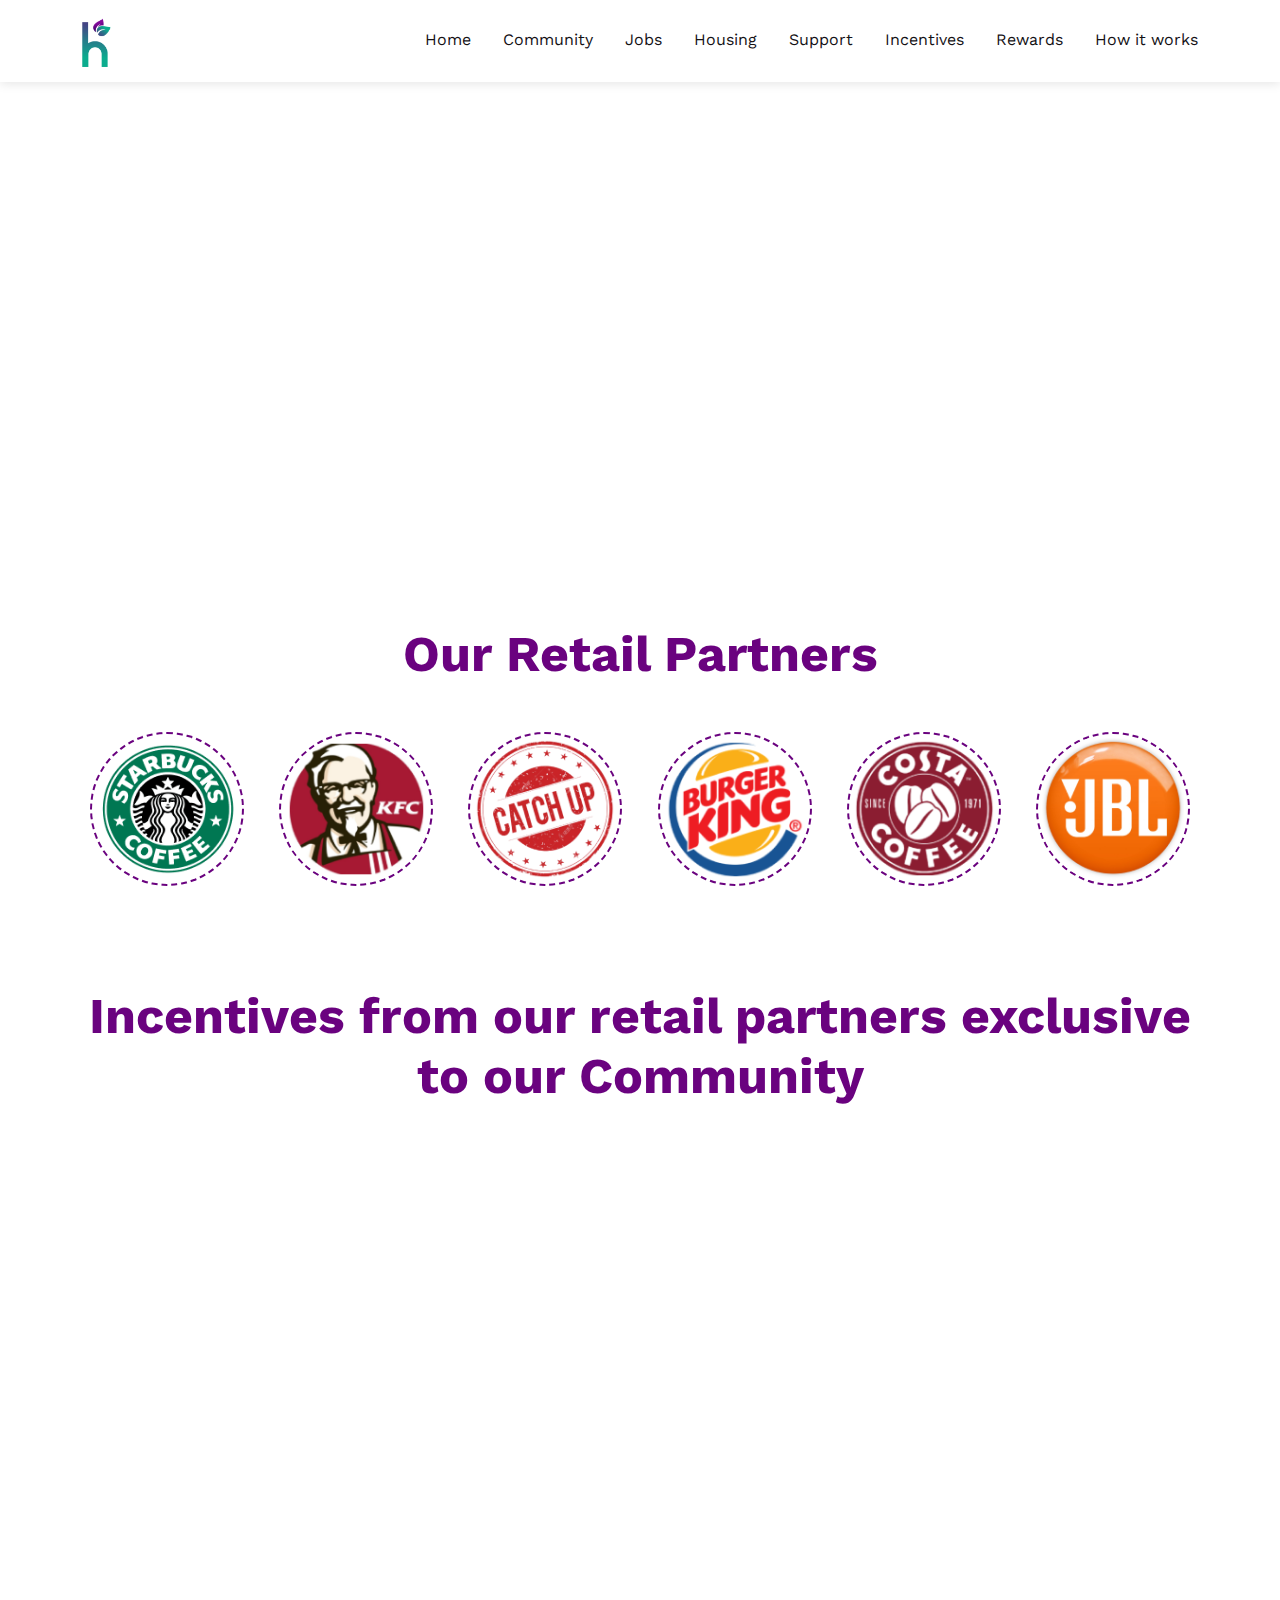
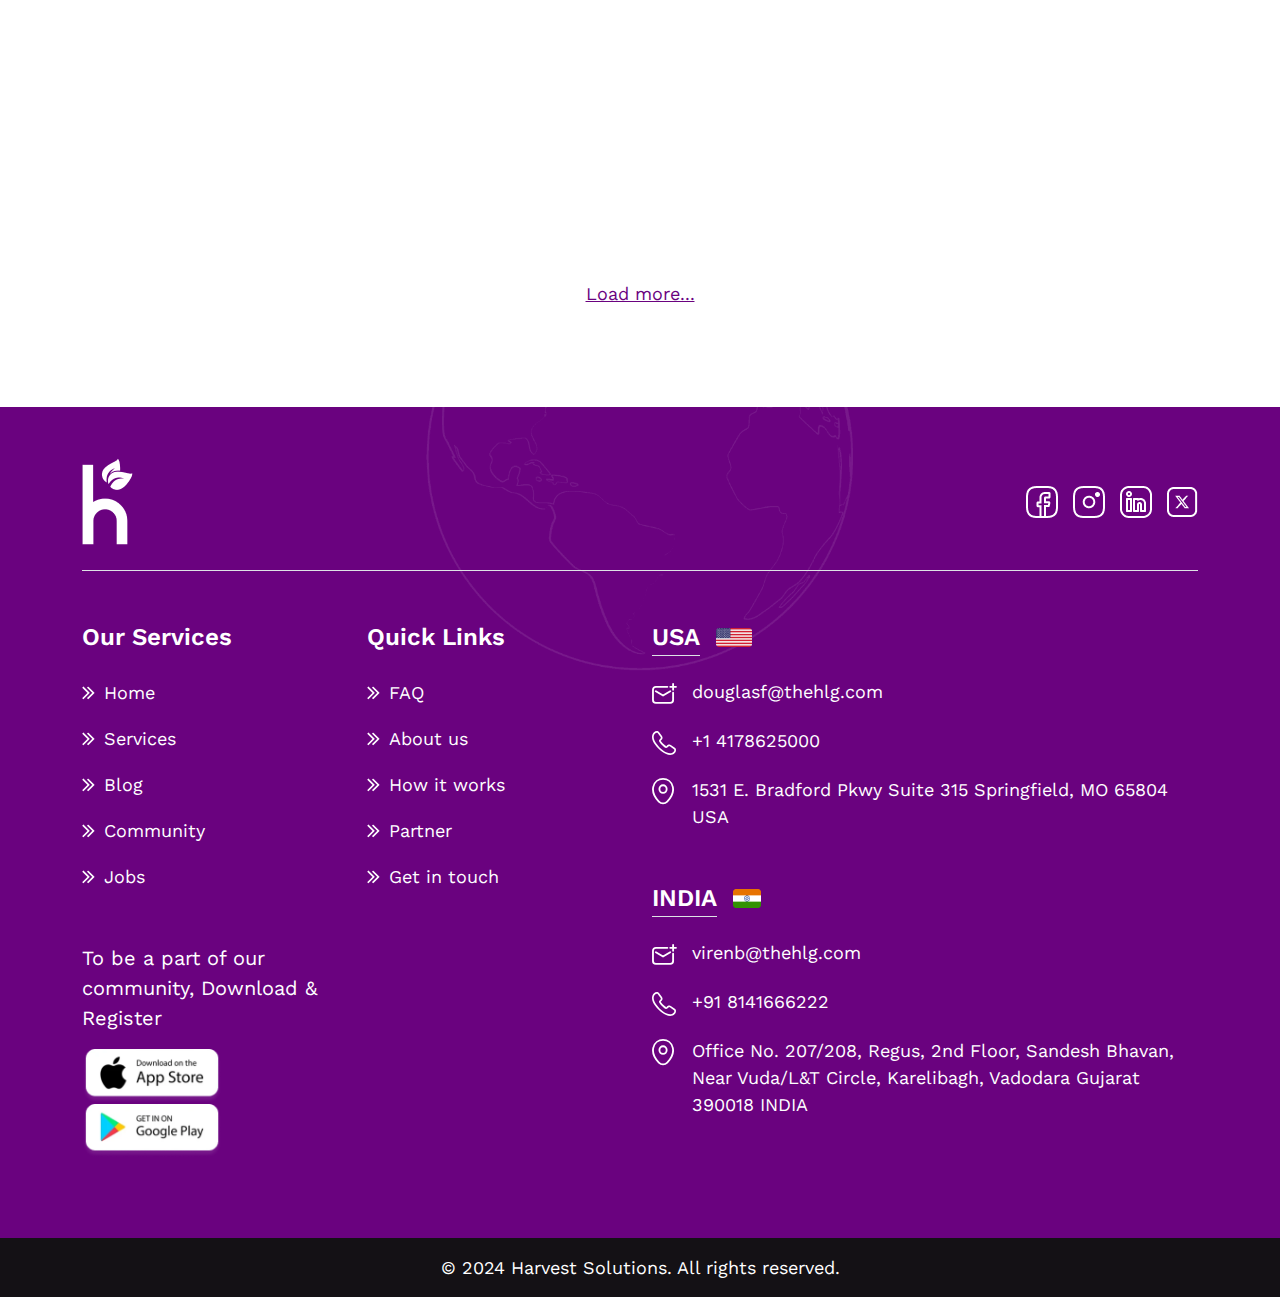
<file: incentives.html>
<!DOCTYPE html>
<html lang="en">
<head>
  <meta charset="UTF-8" />
  <meta name="viewport" content="width=device-width, initial-scale=1.0 ,maximum-scale=1.0, user-scalable=no"/>
  <meta name="description" content="Discover how Harvest Solutions empowers communities through programs on financial literacy, employment readiness, trauma and anger management, healthy lifestyle habits, and conflict resolution. Join us in fostering growth and resilience" />
  
  <!-- Favicon -->
  <link rel="icon" href="./img/icon/favicon.ico" type="image/x-icon" />
  <link rel="icon" href="./img/icon/favicon.png" type="image" />
  <link rel="apple-touch-icon" sizes="180x180" href="./img/icon/apple-touch-icon.png"/>
  
  <!-- Open Graph (OG) Tags -->
  <meta property="og:title" content="Your Website Title" />
  <meta property="og:description" content="Your website description here" />
  <meta property="og:url" content="https://yourwebsite.com" />
  <meta property="og:image" content="https://yourwebsite.com/og-image.jpg" />
  <meta property="og:type" content="website" />
  
  <!-- Twitter Card Tags -->
  <meta name="twitter:card" content="summary_large_image" />
  <meta name="twitter:title" content="Your Website Title" />
  <meta name="twitter:description" content="Your website description here" />
  <meta name="twitter:image" content="https://yourwebsite.com/twitter-card-image.jpg"/>
  
  <!-- Additional Meta Tags -->
  <meta name="author" content="Douglas Feller" />
  <meta name="keywords" content="Harvest Solutions, financial literacy, employment readiness, trauma management, anger management, healthy lifestyle habits, conflict resolution, community empowerment, personal development, community programs, resilience training, life skills courses, vocational training, wellness programs, skill-building workshops"/>
  <title>Incentives</title>
  <link href="https://unpkg.com/aos@2.3.1/dist/aos.css" rel="stylesheet">
  <link rel="stylesheet" href="./css/swiper-bundle.min.css">
  <link rel="stylesheet" href="./css/bootstrap.min.css" />
  <link rel="stylesheet" href="./css/style.css" />
</head>

<body>
  <header class="header">
    <nav class="navbar navbar-expand-lg bg-white">
      <div class="container">
        <a class="navbar-brand" href="#">
          <img
          src="./img/logo.png"
          alt="Logo"
          width="30"
          height="50"
          class="d-inline-block align-text-top"
          />
        </a>
        <button class="navbar-togglers" type="button">
          <div class="menu-toggle">
            <div class="hamburger"></div>
          </div>
        </button>
        <div class="navbar-wrapper" id="navbarNav">
          <div class="d-block d-lg-none border-bottom pb-3 mb-2">
            <a class="navbar-brand" href="#">
              <img
              src="./img/logo.png"
              alt="Logo"
              width="30"
              height="50"
              class="d-inline-block align-text-top"
              />
            </a>
          </div>
          <ul class="navbar-nav ms-lg-auto">
            <li class="nav-item">
              <a class="nav-link active" aria-current="page" href="#">Home</a>
            </li>
            <li class="nav-item">
              <a class="nav-link" href="#">Community</a>
            </li>
            <li class="nav-item">
              <a class="nav-link" href="#">Jobs</a>
            </li>
            <li class="nav-item">
              <a class="nav-link" href="#">Housing</a>
            </li>
            <li class="nav-item">
              <a class="nav-link" href="#">Support</a>
            </li>
            <li class="nav-item">
              <a class="nav-link" href="#">Incentives</a>
            </li>
            <li class="nav-item">
              <a class="nav-link" href="#">Rewards</a>
            </li>
            <li class="nav-item">
              <a class="nav-link" href="#">How it works</a>
            </li>
          </ul>
        </div>
      </div>
    </nav>
  </header>
  
  <main class="main incentives-page">
    <div class="wrapper"> 
      <section class="section video-section mt-4 mt-lg-5 pb-lg-5 pb-4">
        <div class="container">
          <div class="video-section-col radius-15 overflow-hidden">  
            <iframe  
            src="https://www.youtube.com/embed/ous88ao2o9Q?si=83DGxrwGUJmIpn8x" 
            title="YouTube video player" 
            frameborder="0" allow="accelerometer; autoplay; clipboard-write; encrypted-media; gyroscope; picture-in-picture; web-share" 
            referrerpolicy="strict-origin-when-cross-origin" 
            allowfullscreen>
          </iframe>
        </div> 
      </div>
    </section>
    
    <section class="section retail-partner-section">
      <div class="container">
        <div class="text-center mb-md-4 mb-lg-5 heading-main">
          Our Retail Partners
        </div> 
        <div class="retail-partner">
          <div class="item"> 
            <img src="./img/icon/startbuks.png" alt="Startbuks" width="150" height="150"> 
          </div>
          <div class="item">
            <img src="./img/icon/kfc.png" alt="KFC" width="150" height="150">
          </div>
          <div class="item">
            <img src="./img/icon/catchup.png" alt="Catchup" width="150" height="150">
          </div>
          <div class="item">
            <img src="./img/icon/burger.png" alt="Burger" width="150" height="150">
          </div>
          <div class="item">
            <img src="./img/icon/costa.png" alt="Costa" width="150" height="150">
          </div>
          <div class="item">
            <img src="./img/icon/jbl.png" alt="JBL" width="150" height="150">
          </div>
        </div>
      </div>
    </section>
    
    <section class="section incentive-sec">
      <div class="container">
        <div class="text-center mb-md-4 mb-lg-5 heading-main">
          Incentives from our retail partners 
          exclusive to our Community
        </div> 
        <div class="row">
          <div class="col-md-6 col-lg-4  mb-3 mb-md-4" data-aos="fade-up"  >
            <div class="gift-card">
              <div class="card-content">
                <div class="top-content d-flex align-items-center mb-3">
                  <div class="brand-icon me-3"><img src="./img/icon/mcdonald.png" alt="mcdonald" width="60" height="60"></div>
                  <p class="gift-text mb-0">Gift card valued at $50 or 10% off McDonalds.</p>
                </div>
                <div class="bottom-content">
                  <div class="d-flex flex-column">
                    <div class="expire-lable mb-1">Expired</div>
                    <div class="expiry-date fs-20 fw-600  mb-1">04 Oct 2024</div>
                    <a href="#" class="terms-link">Terms & Conditions Apply</a> 
                  </div>
                  <div class="qr-code">
                    <img src="./img/icon/qr-code.png" alt="QR Code" width="50" height="50">
                  </div>
                </div>
                
              </div>
            </div>
            
          </div>
          <div class="col-md-6 col-lg-4  mb-3 mb-md-4" data-aos="fade-up"  >
            <div class="gift-card">
              <div class="card-content">
                <div class="top-content d-flex align-items-center mb-3">
                  <div class="brand-icon me-3"><img src="./img/icon/walmart-circle.png" alt="walmart" width="60" height="60"></div>
                  <p class="gift-text mb-0">Gift card valued at $50 or 10% off McDonalds.</p>
                </div>
                <div class="bottom-content">
                  <div class="d-flex flex-column">
                    <div class="expire-lable mb-1">Expired</div>
                    <div class="expiry-date fs-20 fw-600  mb-1">04 Oct 2024</div>
                    <a href="#" class="terms-link">Terms & Conditions Apply</a> 
                  </div>
                  <div class="qr-code">
                    <img src="./img/icon/qr-code.png" alt="QR Code" width="50" height="50">
                  </div>
                </div>
                
              </div>
            </div>
            
          </div>
          <div class="col-md-6 col-lg-4  mb-3 mb-md-4" data-aos="fade-up"  >
            <div class="gift-card">
              <div class="card-content">
                <div class="top-content d-flex align-items-center mb-3">
                  <div class="brand-icon me-3"><img src="./img/icon/zomato-circle.png" alt="zomato" width="60" height="60"></div>
                  <p class="gift-text mb-0">Gift card valued at $50 or 10% off McDonalds.</p>
                </div>
                <div class="bottom-content">
                  <div class="d-flex flex-column">
                    <div class="expire-lable mb-1">Expired</div>
                    <div class="expiry-date fs-20 fw-600  mb-1">04 Oct 2024</div>
                    <a href="#" class="terms-link">Terms & Conditions Apply</a> 
                  </div>
                  <div class="qr-code">
                    <img src="./img/icon/qr-code.png" alt="QR Code" width="50" height="50">
                  </div>
                </div>
                
              </div>
            </div>
            
          </div>
          <div class="col-md-6 col-lg-4  mb-3 mb-md-4" data-aos="fade-up"  data-aos-delay="200">
            <div class="gift-card">
              <div class="card-content">
                <div class="top-content d-flex align-items-center mb-3">
                  <div class="brand-icon me-3"><img src="./img/icon/starbucks-circle.png" alt="starbucks" width="60" height="60"></div>
                  <p class="gift-text mb-0">Gift card valued at $50 or 10% off McDonalds.</p>
                </div>
                <div class="bottom-content">
                  <div class="d-flex flex-column">
                    <div class="expire-lable mb-1">Expired</div>
                    <div class="expiry-date fs-20 fw-600  mb-1">04 Oct 2024</div>
                    <a href="#" class="terms-link">Terms & Conditions Apply</a> 
                  </div>
                  <div class="qr-code">
                    <img src="./img/icon/qr-code.png" alt="QR Code" width="50" height="50">
                  </div>
                </div>
                
              </div>
            </div>
            
          </div>
          <div class="col-md-6 col-lg-4  mb-3 mb-md-4" data-aos="fade-up" data-aos-delay="200">
            <div class="gift-card">
              <div class="card-content">
                <div class="top-content d-flex align-items-center mb-3">
                  <div class="brand-icon me-3"><img src="./img/icon/myntra-circle.png" alt="myntra" width="60" height="60"></div>
                  <p class="gift-text mb-0">Gift card valued at $50 or 10% off McDonalds.</p>
                </div>
                <div class="bottom-content">
                  <div class="d-flex flex-column">
                    <div class="expire-lable mb-1">Expired</div>
                    <div class="expiry-date fs-20 fw-600  mb-1">04 Oct 2024</div>
                    <a href="#" class="terms-link">Terms & Conditions Apply</a> 
                  </div>
                  <div class="qr-code">
                    <img src="./img/icon/qr-code.png" alt="QR Code" width="50" height="50">
                  </div>
                </div>
                
              </div>
            </div>
            
          </div>
          <div class="col-md-6 col-lg-4  mb-3 mb-md-4" data-aos="fade-up" data-aos-delay="200">
            <div class="gift-card">
              <div class="card-content">
                <div class="top-content d-flex align-items-center mb-3">
                  <div class="brand-icon me-3"><img src="./img/icon/burger-circle.png" alt="burger" width="60" height="60"></div>
                  <p class="gift-text mb-0">Gift card valued at $50 or 10% off McDonalds.</p>
                </div>
                <div class="bottom-content">
                  <div class="d-flex flex-column">
                    <div class="expire-lable mb-1">Expired</div>
                    <div class="expiry-date fs-20 fw-600  mb-1">04 Oct 2024</div>
                    <a href="#" class="terms-link">Terms & Conditions Apply</a> 
                  </div>
                  <div class="qr-code">
                    <img src="./img/icon/qr-code.png" alt="QR Code" width="50" height="50">
                  </div>
                </div>
                
              </div>
            </div>
            
          </div>
          <div class="col-md-6 col-lg-4  mb-3 mb-md-4" data-aos="fade-up" data-aos-delay="400">
            <div class="gift-card">
              <div class="card-content">
                <div class="top-content d-flex align-items-center mb-3">
                  <div class="brand-icon me-3"><img src="./img/icon/mcdonald.png" alt="mcdonald" width="60" height="60"></div>
                  <p class="gift-text mb-0">Gift card valued at $50 or 10% off McDonalds.</p>
                </div>
                <div class="bottom-content">
                  <div class="d-flex flex-column">
                    <div class="expire-lable mb-1">Expired</div>
                    <div class="expiry-date fs-20 fw-600  mb-1">04 Oct 2024</div>
                    <a href="#" class="terms-link">Terms & Conditions Apply</a> 
                  </div>
                  <div class="qr-code">
                    <img src="./img/icon/qr-code.png" alt="QR Code" width="50" height="50">
                  </div>
                </div>
                
              </div>
            </div>
            
          </div>
          <div class="col-md-6 col-lg-4  mb-3 mb-md-4" data-aos="fade-up" data-aos-delay="400">
            <div class="gift-card">
              <div class="card-content">
                <div class="top-content d-flex align-items-center mb-3">
                  <div class="brand-icon me-3"><img src="./img/icon/walmart-circle.png" alt="walmart" width="60" height="60"></div>
                  <p class="gift-text mb-0">Gift card valued at $50 or 10% off McDonalds.</p>
                </div>
                <div class="bottom-content">
                  <div class="d-flex flex-column">
                    <div class="expire-lable mb-1">Expired</div>
                    <div class="expiry-date fs-20 fw-600  mb-1">04 Oct 2024</div>
                    <a href="#" class="terms-link">Terms & Conditions Apply</a> 
                  </div>
                  <div class="qr-code">
                    <img src="./img/icon/qr-code.png" alt="QR Code" width="50" height="50">
                  </div>
                </div>
                
              </div>
            </div>
            
          </div>
          <div class="col-md-6 col-lg-4  mb-3 mb-md-4" data-aos="fade-up" data-aos-delay="400">
            <div class="gift-card">
              <div class="card-content">
                <div class="top-content d-flex align-items-center mb-3">
                  <div class="brand-icon me-3"><img src="./img/icon/zomato-circle.png" alt="zomato" width="60" height="60"></div>
                  <p class="gift-text mb-0">Gift card valued at $50 or 10% off McDonalds.</p>
                </div>
                <div class="bottom-content">
                  <div class="d-flex flex-column">
                    <div class="expire-lable mb-1">Expired</div>
                    <div class="expiry-date fs-20 fw-600  mb-1">04 Oct 2024</div>
                    <a href="#" class="terms-link">Terms & Conditions Apply</a> 
                  </div>
                  <div class="qr-code">
                    <img src="./img/icon/qr-code.png" alt="QR Code" width="50" height="50">
                  </div>
                </div>
                
              </div>
            </div>
            
          </div>
        </div>


        <div class="d-flex align-items-center text-center justify-content-center mt-lg-4">
          <a href="#" target="_self" class="theme-color">Load more...</a>
        </div>
      </div>
    </section>
    
    
    
  </div>
  <!-- Scroll to top button -->
  <button id="scrollToTopBtn" type="button" title="Go to top">&#8679;</button>
</main>
<footer class="footer bg-primary">
  <div class="footer-wrap">
    <div class="container-fluid container-md">
      <div class="w-100 border-bottom pb-4 mb-md-5 mb-4">
        <div class="d-flex justify-content-between align-items-center  w-100">
          <img src="./img/footer-logo.png" alt="Footer logo" width="53" height="89">
          <ul class="social-media d-flex align-items-center list-unstyled mb-0 p=0">
            <li class="item">
              <a href="#" class="social-link" target="_blank" title="Facebook">
                <img src="./img/icon/facebook.png" alt="Facebook" width="32" height="32">
              </a>
            </li>
            <li class="item">
              <a href="#" class="social-link" target="_blank" title="Instagram">
                <img src="./img/icon/instagram.png" alt="Instagram" width="32" height="32">
              </a>
            </li>
            <li class="item">
              <a href="#" class="social-link" target="_blank" title="Linkedin">
                <img src="./img/icon/linkedin.png" alt="Linkedin" width="32" height="32">
              </a>
            </li>
            <li class="item">
              <a href="#" class="social-link me-0" target="_blank" title="Twitter / X">
                <img src="./img/icon/x-icon.png" alt="Twitter / X" width="31" height="32">
              </a>
            </li>
          </ul>
        </div>
      </div>
      <div class="row">
        <div class="col-md-6 col-lg-3">
          <div class="footer-title fs-4 fw-600">
            Our Services
          </div>
          <ul class="footer-links">
            <li class="item">
              <a href="index.html" target="_self" title="Home" class="link-item">
                Home  
              </a>
            </li>
            <li class="item">
              <a href="#" target="_self" title="Services" class="link-item"> 
                Services 
              </a>
            </li>
            <li class="item">
              <a href="#" target="_self" title="Blog" class="link-item"> 
                Blog
              </a>
            </li>
            <li class="item">
              <a href="community" target="_self" title="Community" class="link-item"> 
                Community
              </a>
            </li>
            <li class="item">
              <a href="jobs.html" target="_self" title="Jobs" class="link-item"> 
                Jobs
              </a>
            </li>
          </ul>
          
          
          <div class="app-store mt-md-5 mt-3 d-lg-block d-none ">
            <div class="title mb-3 fw-500 fs-20">To be a part of our community, Download & Register</div>
            <a href="#" target="_blank" title="App Store" class="text-decoration-none mb-2 me-2">
              <img src="./img/icon/app-store.png" alt="App Store" width="140" height="50">
            </a>
            <a href="#" target="_blank" title="Play Store" class="text-decoration-none">
              <img src="./img/icon/play-store.png" alt="Play Store" width="140" height="50">
            </a>
          </div>
        </div>
        <div class="col-md-6 col-lg-3">
          <div class="footer-title fs-4 fw-600">
            Quick Links
          </div>
          <ul class="footer-links">
            <li class="item">
              <a href="faq.html" target="_self" title="FAQ" class="link-item">
                FAQ
              </a>
            </li>
            <li class="item">
              <a href="#" target="_self" title="About us" class="link-item"> 
                About us
              </a>
            </li>
            <li class="item">
              <a href="#" target="_self" title="How it works" class="link-item"> 
                How it works
              </a>
            </li>
            <li class="item">
              <a href="#" target="_self" title="Partner" class="link-item"> 
                Partner
              </a>
            </li>
            <li class="item">
              <a href="#" target="_self" title="Get in touch" class="link-item"> 
                Get in touch
              </a>
            </li>
          </ul>
        </div>
        
        <div class="col-lg-6">
          <div class="footer-title fs-4 fw-600 d-flex align-items-center">
            <span class="me-3 border-bottom">USA</span> <img src="./img/icon/usa-flage.png" alt="USA Flage" width="36" height="19">
          </div>
          <ul class="footer-address-list usa">
            <li class="item">
              <a href="mailto:douglasf@thehlg.com" class="link" target="_blank">
                <span class="icon me-2">
                  <img src="./img/icon/mail.svg" alt="Mail" width="25" height="21">
                </span>
                douglasf@thehlg.com</a>
              </li>
              <li class="item">
                <a href="tel:+1 4178625000" class="link" target="_blank">
                  <span class="icon me-2">
                    <img src="./img/icon/call.svg" alt="Call" width="24" height="24">
                  </span>
                  +1 4178625000</a>
                </li>
                <li class="item">
                  <a href="https://maps.app.goo.gl/TNd3nQwXwzZAhDsa9" class="link" target="_blank">
                    <span class="icon me-2">
                      <img src="./img/icon/location.svg" alt="Location" width="22" height="27">
                    </span>
                    1531 E. Bradford Pkwy Suite 315 Springfield, MO 65804 USA  
                  </a>
                </li>
                
              </ul>
              
              <div class="footer-title fs-4 fw-600 d-flex align-items-center mt-md-5 mt-3">
                <span class="me-3 border-bottom">INDIA</span> <img src="./img/icon/india-flage.png" alt="INDIA Flage" width="28" height="19">
              </div>
              <ul class="footer-address-list india">
                <li class="item">
                  <a href="mailto:virenb@thehlg.com" class="link" target="_blank">
                    <span class="icon me-2">
                      <img src="./img/icon/mail.svg" alt="Mail" width="25" height="21">
                    </span>
                    virenb@thehlg.com</a>
                  </li>
                  <li class="item">
                    <a href="tel:+91 8141666222" class="link" target="_blank">
                      <span class="icon me-2">
                        <img src="./img/icon/call.svg" alt="Call" width="24" height="24">
                      </span>
                      +91 8141666222</a>
                    </li>
                    <li class="item">
                      <a href="https://maps.app.goo.gl/PJ4m7fE7Nja3vTT77" class="link" target="_blank">
                        <span class="icon me-2">
                          <img src="./img/icon/location.svg" alt="Location" width="22" height="27">
                        </span>
                        Office No. 207/208, Regus, 2nd Floor, Sandesh Bhavan, Near 
                        Vuda/L&T Circle, Karelibagh, Vadodara Gujarat 390018 INDIA
                      </a>
                    </li>
                    
                  </ul>
                </div>
                <div class="col-12 d-block d-lg-none">
                  <div class="app-store mt-md-3 mt-3">
                    <div class="title mb-3 fw-500 fs-20">To be a part of our community, Download & Register</div>
                    <a href="#" target="_blank" title="App Store" class="text-decoration-none mb-2 me-2">
                      <img src="./img/icon/app-store.png" alt="App Store" width="140" height="50">
                    </a>
                    <a href="#" target="_blank" title="Play Store" class="text-decoration-none">
                      <img src="./img/icon/play-store.png" alt="Play Store" width="140" height="50">
                    </a>
                  </div>
                  
                </div>
              </div>
              
              
            </div>
          </div>
          
          
          <div class="copy-right w-100  py-3 text-center bg-dark">
            © 2024 Harvest Solutions. All rights reserved.
          </div>
        </footer>
        <script src="https://unpkg.com/aos@2.3.1/dist/aos.js"></script>
        <script src="./js/bootstrap.bundle.min.js"></script>
        <script src="./js/swiper-bundle.min.js"></script>
        <script src="./js/main.js"></script>
        <script>
          
          AOS.init({
            // duration: 500, // Duration of animation (in milliseconds)
            // easing: 'ease-in-out', // Easing for smooth animation
            once: true // Whether animation should happen only once while scrolling
          });
        </script>  
      </body>
      </html>
</file>
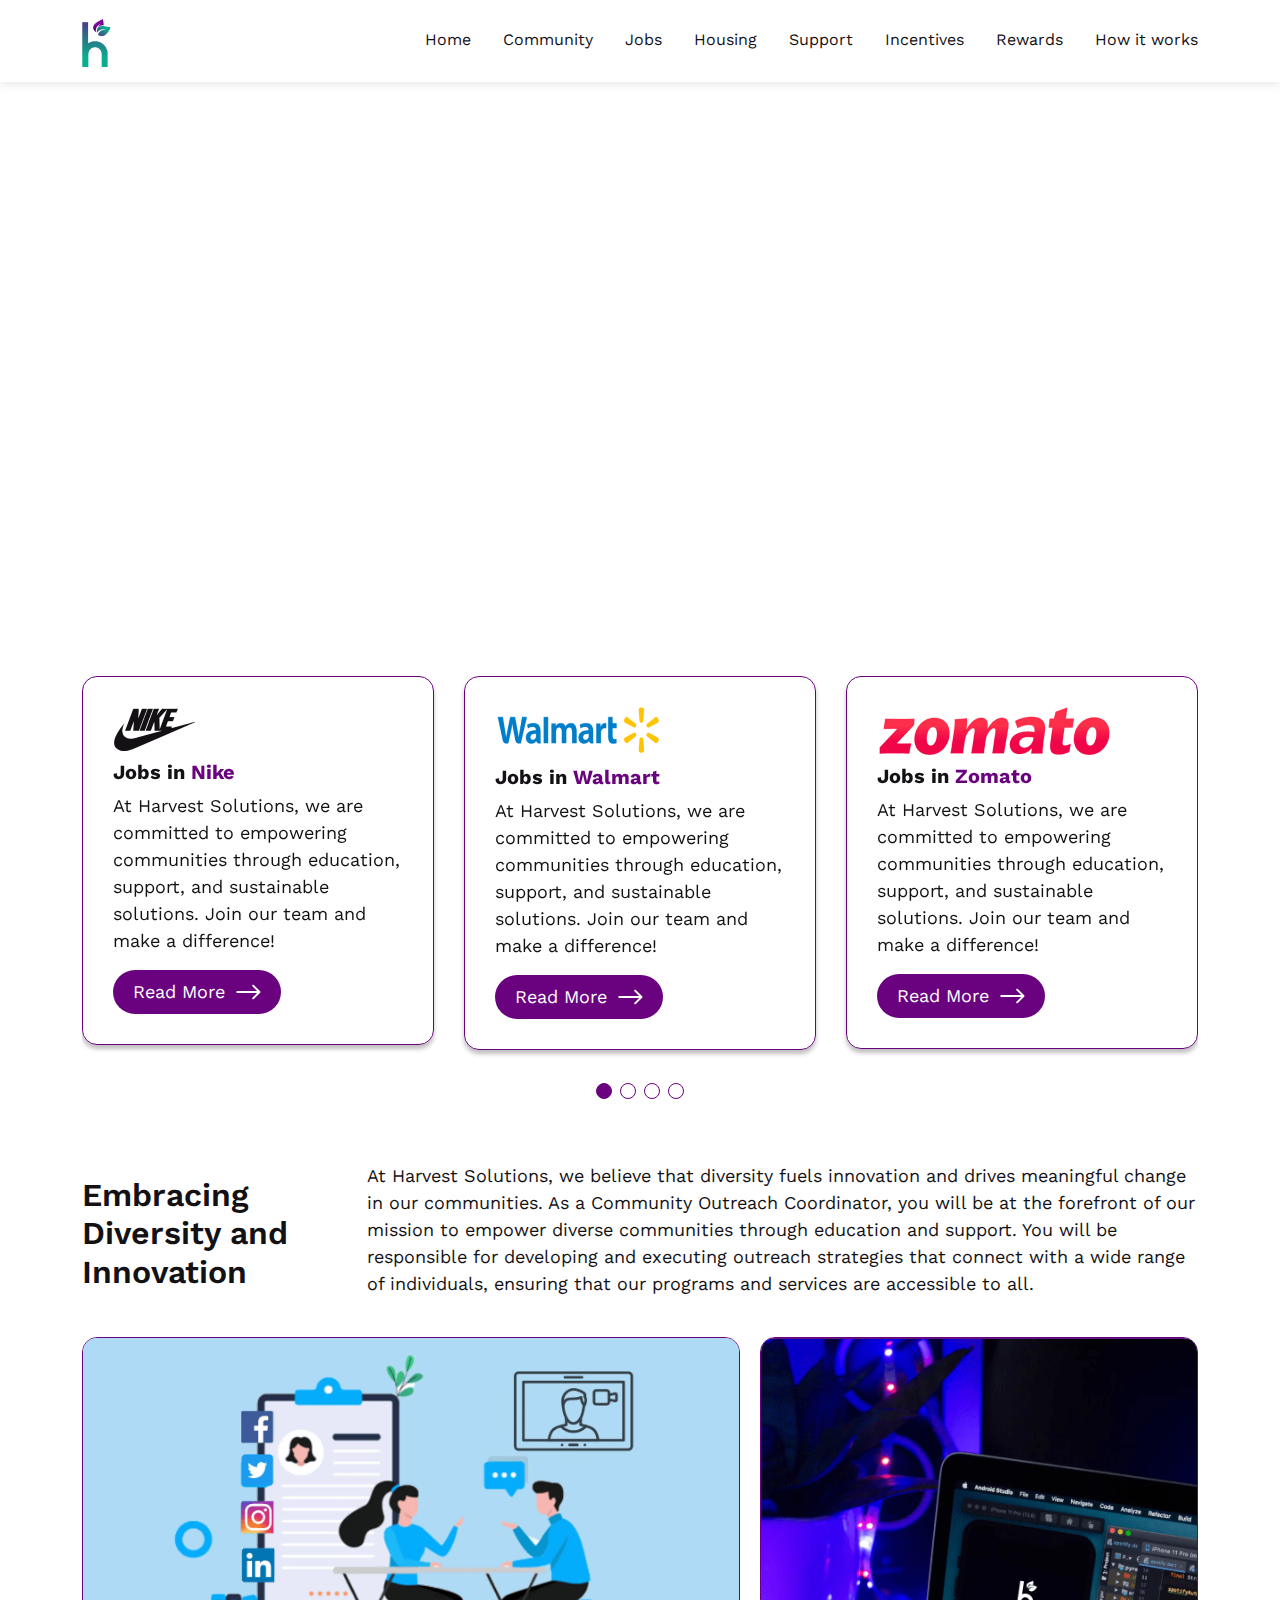
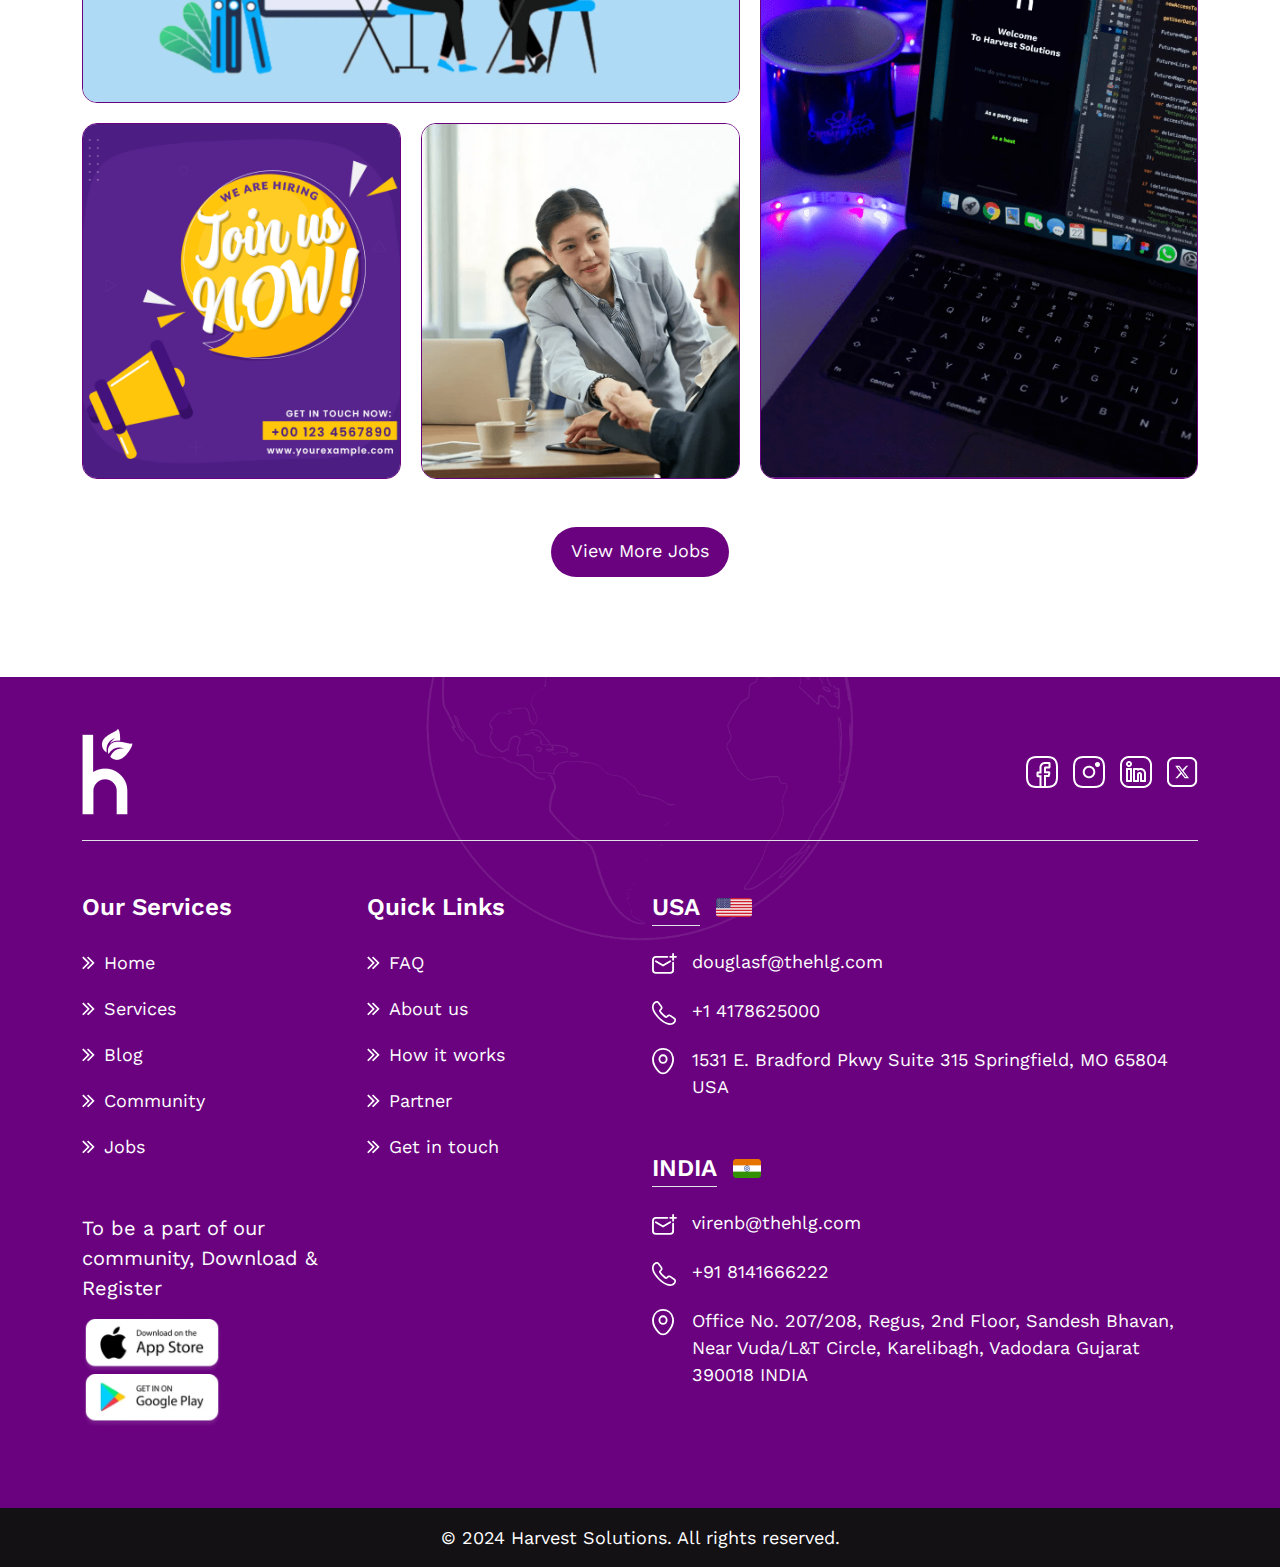
<file: jobs.html>
<!DOCTYPE html>
<html lang="en">
  <head>
    <meta charset="UTF-8" />
    <meta name="viewport" content="width=device-width, initial-scale=1.0 ,maximum-scale=1.0, user-scalable=no"/>
    <meta name="description" content="Discover how Harvest Solutions empowers communities through programs on financial literacy, employment readiness, trauma and anger management, healthy lifestyle habits, and conflict resolution. Join us in fostering growth and resilience" />

    <!-- Favicon -->
    <link rel="icon" href="./img/icon/favicon.ico" type="image/x-icon" />
    <link rel="icon" href="./img/icon/favicon.png" type="image" />
    <link rel="apple-touch-icon" sizes="180x180" href="./img/icon/apple-touch-icon.png"/>

    <!-- Open Graph (OG) Tags -->
    <meta property="og:title" content="Your Website Title" />
    <meta property="og:description" content="Your website description here" />
    <meta property="og:url" content="https://yourwebsite.com" />
    <meta property="og:image" content="https://yourwebsite.com/og-image.jpg" />
    <meta property="og:type" content="website" />

    <!-- Twitter Card Tags -->
    <meta name="twitter:card" content="summary_large_image" />
    <meta name="twitter:title" content="Your Website Title" />
    <meta name="twitter:description" content="Your website description here" />
    <meta name="twitter:image" content="https://yourwebsite.com/twitter-card-image.jpg"/>

    <!-- Additional Meta Tags -->
    <meta name="author" content="Douglas Feller" />
    <meta name="keywords" content="Harvest Solutions, financial literacy, employment readiness, trauma management, anger management, healthy lifestyle habits, conflict resolution, community empowerment, personal development, community programs, resilience training, life skills courses, vocational training, wellness programs, skill-building workshops"/>
    <title>Jobs</title>
    <link href="https://unpkg.com/aos@2.3.1/dist/aos.css" rel="stylesheet">
    <link rel="stylesheet" href="./css/swiper-bundle.min.css">
    <link rel="stylesheet" href="./css/bootstrap.min.css" />
    <link rel="stylesheet" href="./css/style.css" />
  </head>

  <body>
    <header class="header">
      <nav class="navbar navbar-expand-lg bg-white">
        <div class="container">
          <a class="navbar-brand" href="#">
            <img
              src="./img/logo.png"
              alt="Logo"
              width="30"
              height="50"
              class="d-inline-block align-text-top"
            />
          </a>
          <button class="navbar-togglers" type="button">
            <div class="menu-toggle">
              <div class="hamburger"></div>
            </div>
          </button>
          <div class="navbar-wrapper" id="navbarNav">
            <div class="d-block d-lg-none border-bottom pb-3 mb-2">
              <a class="navbar-brand" href="#">
                <img
                  src="./img/logo.png"
                  alt="Logo"
                  width="30"
                  height="50"
                  class="d-inline-block align-text-top"
                />
              </a>
            </div>
            <ul class="navbar-nav ms-lg-auto">
              <li class="nav-item">
                <a class="nav-link active" aria-current="page" href="#">Home</a>
              </li>
              <li class="nav-item">
                <a class="nav-link" href="#">Community</a>
              </li>
              <li class="nav-item">
                <a class="nav-link" href="#">Jobs</a>
              </li>
              <li class="nav-item">
                <a class="nav-link" href="#">Housing</a>
              </li>
              <li class="nav-item">
                <a class="nav-link" href="#">Support</a>
              </li>
              <li class="nav-item">
                <a class="nav-link" href="#">Incentives</a>
              </li>
              <li class="nav-item">
                <a class="nav-link" href="#">Rewards</a>
              </li>
              <li class="nav-item">
                <a class="nav-link" href="#">How it works</a>
              </li>
            </ul>
          </div>
        </div>
      </nav>
    </header>

    <main class="main jobs-page">
      <div class="wrapper"> 
        <section class="section video-section  mt-4 mt-lg-5">
          <div class="container">
            <div class="video-section-col radius-15 overflow-hidden">  
              <iframe 
                src="https://www.youtube.com/embed/pPl3ZZdTP3g?si=-gSxrl-_f6OgnOJ4" 
                title="YouTube video player" 
                frameborder="0" 
                allow="accelerometer; autoplay; clipboard-write; encrypted-media; gyroscope; picture-in-picture; web-share" 
                referrerpolicy="strict-origin-when-cross-origin" 
                allowfullscreen> 
              </iframe>
            </div> 
          </div>
        </section>
        
        <section class="position-relative jobs-card-section">
          <div class="container">  
            <div class="swiper brand-slider pb-5">
              <div class="swiper-wrapper mb-lg-3">
                <div class="swiper-slide"> 
                  <div class="slider-card" onclick="updateContent(1)">
                        <img src="./img/jobs/nike-logo.png" class="mb-2" alt="Nike Logo" width="86" height="45"> 
                        <h5 class="card-title fw-800">Jobs in <span class="theme-color">Nike</span></h5>
                        <p>At Harvest Solutions, we are committed to empowering communities through education, support, and sustainable solutions. Join our team and make a difference!</p>
                        <a href="#" class="button-primary btn-arrow text-white" data-url="https://www.nike.com" target="_blank">Read More</a>
               
                  </div> 
                </div>   
                <div class="swiper-slide">  
                    <div class="slider-card" onclick="updateContent(2)">
                      <img src="./img/jobs/walmart-logo.png" class="mb-2" alt="Walmart" width="172" height="50">
                      <h5 class="card-title fw-800">Jobs in <span class="theme-color">Walmart</span></h5>
                      <p>At Harvest Solutions, we are committed to empowering communities through education, support, and sustainable solutions. Join our team and make a difference!</p>
                      <a href="#" class="button-primary btn-arrow text-white" data-url="https://www.nike.com" target="_blank">Read More</a>
                  </div>  
                </div>  

                <div class="swiper-slide"> 
                  <div class="slider-card" onclick="updateContent(3)">
                    <img src="./img/jobs/zomato-logo.png" class="mb-2" alt="Zomato" width="235" height="499">
                    <h5 class="card-title fw-800">Jobs in <span class="theme-color">Zomato</span></h5>
                    <p>At Harvest Solutions, we are committed to empowering communities through education, support, and sustainable solutions. Join our team and make a difference!</p>
                    <a href="#" class="button-primary btn-arrow text-white" data-url="https://www.nike.com" target="_blank">Read More</a>
                  </div> 
                </div>  

                <div class="swiper-slide">  
                  <div class="slider-card" onclick="updateContent(2)">
                    <img src="./img/jobs/walmart-logo.png" class="mb-2" alt="Walmart" width="172" height="50">
                    <h5 class="card-title fw-800">Jobs in <span class="theme-color">Walmart</span></h5>
                    <p>At Harvest Solutions, we are committed to empowering communities through education, support, and sustainable solutions. Join our team and make a difference!</p>
                    <a href="#" class="button-primary btn-arrow text-white" data-url="https://www.nike.com" target="_blank">Read More</a>
                </div>  
              </div>  
                </div>   
              </div>
              <div class="swiper-pagination brands-pagination"></div> 
            </div> 
          </div> 
        </section>

        <section class="section pt-md-5 pt-3 gallery-section">
          <div class="container">
            <div class="gallery-wrap"> 
              <div id="dynamic-content" >
                <div class="row align-items-center mb-3 mb-md-4">
                  <div class="col-md-4 col-lg-3">
                    <h2 id="dynamic-heading">Embracing  <br>
                      Diversity and 
                      Innovation</h2> 
                  </div>
                  <div class="col-md-8 col-lg-9">
                    <p id="dynamic-description">At Harvest Solutions, we believe that diversity fuels innovation and drives meaningful change in our communities. As a Community Outreach Coordinator, you will be at the forefront of our mission to empower diverse communities through education and support. You will be responsible for developing and executing outreach strategies that connect with a wide range of individuals, ensuring that our programs and services are accessible to all.</p>
                  </div>
                </div>
                <div id="dynamic-gallery" class="gallery-container">
                  <div class="left-side">
                    <div class="top-large img-wrap">
                      <img src="./img/jobs/job1-min.png" alt="Job 1" width="734" height="408">
                    </div>
                    <div class="bottom-row">
                      <div class="img-wrap">
                        <img src="./img/jobs/job2-min.png" alt="Job 2" width="352" height="392">
                      </div>
                      <div class="img-wrap">
                        <img src="./img/jobs/job3-min.png" alt="job 3" width="352" height="392">
                      </div>
                    </div>
                  </div>

                  <div class="right-side img-wrap">
                    <img src="./img/jobs/job-default-long.png" alt="job default long" width="536" height="831">
                  </div> 
                </div>
            </div> 
            <div class="text-center mt-md-5 mt-3  d-flex justify-content-center" >
              <a href="#" target="_blank" id="dynamic-button" class="button-primary text-white text-decoration-none" data-url="#" target="_blank">View More Jobs</a>
            </div> 
          
            </div>
          </div>
        </section>
       

     

   
      <!-- Scroll to top button -->
      <button id="scrollToTopBtn" type="button" title="Go to top">&#8679;</button>
    </main>

    <footer class="footer bg-primary">
        <div class="footer-wrap">
          <div class="container-fluid container-md">
            <div class="w-100 border-bottom pb-4 mb-md-5 mb-4">
                <div class="d-flex justify-content-between align-items-center  w-100">
                    <img src="./img/footer-logo.png" alt="Footer logo" width="53" height="89">
                    <ul class="social-media d-flex align-items-center list-unstyled mb-0 p=0">
                       <li class="item">
                        <a href="#" class="social-link" target="_blank" title="Facebook">
                          <img src="./img/icon/facebook.png" alt="Facebook" width="32" height="32">
                        </a>
                       </li>
                       <li class="item">
                        <a href="#" class="social-link" target="_blank" title="Instagram">
                          <img src="./img/icon/instagram.png" alt="Instagram" width="32" height="32">
                        </a>
                       </li>
                       <li class="item">
                          <a href="#" class="social-link" target="_blank" title="Linkedin">
                            <img src="./img/icon/linkedin.png" alt="Linkedin" width="32" height="32">
                          </a>
                       </li>
                       <li class="item">
                        <a href="#" class="social-link me-0" target="_blank" title="Twitter / X">
                          <img src="./img/icon/x-icon.png" alt="Twitter / X" width="31" height="32">
                        </a>
                     </li>
                    </ul>
                </div>
            </div>
            <div class="row">
              <div class="col-md-6 col-lg-3">
                   <div class="footer-title fs-4 fw-600">
                    Our Services
                   </div>
                   <ul class="footer-links">
                      <li class="item">
                        <a href="index.html" target="_self" title="Home" class="link-item">
                          Home  
                        </a>
                      </li>
                      <li class="item">
                        <a href="#" target="_self" title="Services" class="link-item"> 
                          Services 
                        </a>
                      </li>
                      <li class="item">
                        <a href="#" target="_self" title="Blog" class="link-item"> 
                          Blog
                        </a>
                      </li>
                      <li class="item">
                        <a href="community" target="_self" title="Community" class="link-item"> 
                        Community
                        </a>
                      </li>
                      <li class="item">
                        <a href="jobs.html" target="_self" title="Jobs" class="link-item"> 
                          Jobs
                        </a>
                      </li>
                   </ul>


                   <div class="app-store mt-md-5 mt-3 d-lg-block d-none ">
                      <div class="title mb-3 fw-500 fs-20">To be a part of our community, Download & Register</div>
                      <a href="#" target="_blank" title="App Store" class="text-decoration-none mb-2 me-2">
                        <img src="./img/icon/app-store.png" alt="App Store" width="140" height="50">
                      </a>
                      <a href="#" target="_blank" title="Play Store" class="text-decoration-none">
                        <img src="./img/icon/play-store.png" alt="Play Store" width="140" height="50">
                      </a>
                   </div>
              </div>
              <div class="col-md-6 col-lg-3">
                <div class="footer-title fs-4 fw-600">
                  Quick Links
                </div>
                <ul class="footer-links">
                   <li class="item">
                     <a href="faq.html" target="_self" title="FAQ" class="link-item">
                      FAQ
                     </a>
                   </li>
                   <li class="item">
                     <a href="#" target="_self" title="About us" class="link-item"> 
                      About us
                     </a>
                   </li>
                   <li class="item">
                     <a href="#" target="_self" title="How it works" class="link-item"> 
                      How it works
                     </a>
                   </li>
                   <li class="item">
                     <a href="#" target="_self" title="Partner" class="link-item"> 
                      Partner
                     </a>
                   </li>
                   <li class="item">
                     <a href="#" target="_self" title="Get in touch" class="link-item"> 
                      Get in touch
                     </a>
                   </li>
                </ul>
              </div>
              
              <div class="col-lg-6">
                <div class="footer-title fs-4 fw-600 d-flex align-items-center">
                   <span class="me-3 border-bottom">USA</span> <img src="./img/icon/usa-flage.png" alt="USA Flage" width="36" height="19">
                </div>
                <ul class="footer-address-list usa">
                  <li class="item">
                    <a href="mailto:douglasf@thehlg.com" class="link" target="_blank">
                      <span class="icon me-2">
                        <img src="./img/icon/mail.svg" alt="Mail" width="25" height="21">
                      </span>
                      douglasf@thehlg.com</a>
                  </li>
                  <li class="item">
                    <a href="tel:+1 4178625000" class="link" target="_blank">
                      <span class="icon me-2">
                        <img src="./img/icon/call.svg" alt="Call" width="24" height="24">
                      </span>
                      +1 4178625000</a>
                  </li>
                  <li class="item">
                    <a href="https://maps.app.goo.gl/TNd3nQwXwzZAhDsa9" class="link" target="_blank">
                      <span class="icon me-2">
                        <img src="./img/icon/location.svg" alt="Location" width="22" height="27">
                      </span>
                      1531 E. Bradford Pkwy Suite 315 Springfield, MO 65804 USA  
                    </a>
                  </li>
                  
                </ul>

                <div class="footer-title fs-4 fw-600 d-flex align-items-center mt-md-5 mt-3">
                  <span class="me-3 border-bottom">INDIA</span> <img src="./img/icon/india-flage.png" alt="INDIA Flage" width="28" height="19">
               </div>
                <ul class="footer-address-list india">
                  <li class="item">
                    <a href="mailto:virenb@thehlg.com" class="link" target="_blank">
                      <span class="icon me-2">
                        <img src="./img/icon/mail.svg" alt="Mail" width="25" height="21">
                      </span>
                      virenb@thehlg.com</a>
                  </li>
                  <li class="item">
                    <a href="tel:+91 8141666222" class="link" target="_blank">
                      <span class="icon me-2">
                        <img src="./img/icon/call.svg" alt="Call" width="24" height="24">
                      </span>
                      +91 8141666222</a>
                  </li>
                  <li class="item">
                    <a href="https://maps.app.goo.gl/PJ4m7fE7Nja3vTT77" class="link" target="_blank">
                      <span class="icon me-2">
                        <img src="./img/icon/location.svg" alt="Location" width="22" height="27">
                      </span>
                      Office No. 207/208, Regus, 2nd Floor, Sandesh Bhavan, Near 
                      Vuda/L&T Circle, Karelibagh, Vadodara Gujarat 390018 INDIA
                    </a>
                  </li>
                  
                </ul>
              </div>
              <div class="col-12 d-block d-lg-none">
                <div class="app-store mt-md-3 mt-3">
                  <div class="title mb-3 fw-500 fs-20">To be a part of our community, Download & Register</div>
                  <a href="#" target="_blank" title="App Store" class="text-decoration-none mb-2 me-2">
                    <img src="./img/icon/app-store.png" alt="App Store" width="140" height="50">
                  </a>
                  <a href="#" target="_blank" title="Play Store" class="text-decoration-none">
                    <img src="./img/icon/play-store.png" alt="Play Store" width="140" height="50">
                  </a>
               </div>

              </div>
           </div>

             
         </div>
          </div>
         

        <div class="copy-right w-100  py-3 text-center bg-dark">
          © 2024 Harvest Solutions. All rights reserved.
        </div>
    </footer>
    <script src="https://unpkg.com/aos@2.3.1/dist/aos.js"></script>
    <script src="./js/bootstrap.bundle.min.js"></script>
    <script src="./js/swiper-bundle.min.js"></script>
    <script src="./js/main.js"></script>
    <script>
     
     AOS.init({
      // duration: 500, // Duration of animation (in milliseconds)
      // easing: 'ease-in-out', // Easing for smooth animation
      once: true // Whether animation should happen only once while scrolling
    });
    </script> 

    <script>
      function updateContent(cardNumber) {
        const heading = document.getElementById('dynamic-heading');
        const description = document.getElementById('dynamic-description');
        const gallery = document.getElementById('dynamic-gallery');
        const viewmore = document.getElementById('dynamic-button');

        if (cardNumber === 1) {
            viewmore.textContent = 'View Jobs at Nike'
            heading.textContent = 'Inspiring  Performance and Creativity';
            description.textContent = 'At Harvest Solutions, we believe that diversity fuels innovation and drives meaningful change in our communities. As a Community Outreach Coordinator, you will be at the forefront of our mission to empower diverse communities through education and support. You will be responsible for developing and executing outreach strategies that connect with a wide range of individuals, ensuring that our programs and services are accessible to all.';
            gallery.innerHTML = `
                 <div class="left-side">
                    <div class="top-large img-wrap">
                      <img src="./img/jobs/nike1-min.png" alt="nike1" width="734" height="408">
                    </div>
                    <div class="bottom-row">
                      <div class="img-wrap">
                        <img src="./img/jobs/nike2-min.png" alt="nike2" width="352" height="392">
                        </div>
                      <div class="img-wrap">
                        <img src="./img/jobs/nike3-min.png" alt="nike3" width="352" height="392">
                        </div>
                    </div>
                  </div>

                  <div class="right-side img-wrap">
                    <img src="./img/jobs/nike-long-min.png" alt="nike long" width="536" height="831">
                  </div> 
            `;
        } else if (cardNumber === 2) {
            viewmore.textContent = 'View Jobs at Walmart'
            heading.textContent = 'Supporting Communities and Affordability';
            description.textContent = 'At Harvest Solutions, we believe that diversity fuels innovation and drives meaningful change in our communities. As a Community Outreach Coordinator, you will be at the forefront of our mission to empower diverse communities through education and support. You will be responsible for developing and executing outreach strategies that connect with a wide range of individuals, ensuring that our programs and services are accessible to all.';
            gallery.innerHTML = `
               <div class="left-side">
                    <div class="top-large img-wrap">
                      <img src="./img/jobs/walmart1.png" alt="Walmart 1" width="734" height="408">
                    </div>
                    <div class="bottom-row">
                      <div class="img-wrap">
                        <img src="./img/jobs/walmart2.png" alt="Walmart 2" width="352" height="392">
                        </div>
                      <div class="img-wrap">
                        <img src="./img/jobs/walmart3.png" alt="Walmart 3" width="352" height="392">
                        </div>
                    </div>
                  </div>

                  <div class="right-side img-wrap">
                    <img src="./img/jobs/walmart-long.png" alt="Walmart Long" width="536" height="831">
                  </div> 
            `;
        } else if (cardNumber === 3) {
            viewmore.textContent = 'View Jobs at Zomato'
            heading.textContent = 'Delivering Flavor and Convenience';
            description.textContent = 'At Harvest Solutions, we believe that diversity fuels innovation and drives meaningful change in our communities. As a Community Outreach Coordinator, you will be at the forefront of our mission to empower diverse communities through education and support. You will be responsible for developing and executing outreach strategies that connect with a wide range of individuals, ensuring that our programs and services are accessible to all.';
            gallery.innerHTML = `
               <div class="left-side">
                    <div class="top-large img-wrap">
                      <img src="./img/jobs/zomato1-min.png" alt="zomato1" width="734" height="408">
                    </div>
                    <div class="bottom-row">
                      <div class="img-wrap">
                        <img src="./img/jobs/zomato2-min.png" alt="zomato2" width="352" height="392">
                        </div>
                      <div class="img-wrap">
                        <img src="./img/jobs/zomato3-min.png" alt="zomato3" width="352" height="392">
                        </div>
                    </div>
                  </div>

                  <div class="right-side img-wrap">
                    <img src="./img/jobs/zomato-long-min.png" alt="Zomato Large Image" width="536" height="831">
                  </div> 
            `;
        }
    }

    </script>
  </body>
</html>
</file>
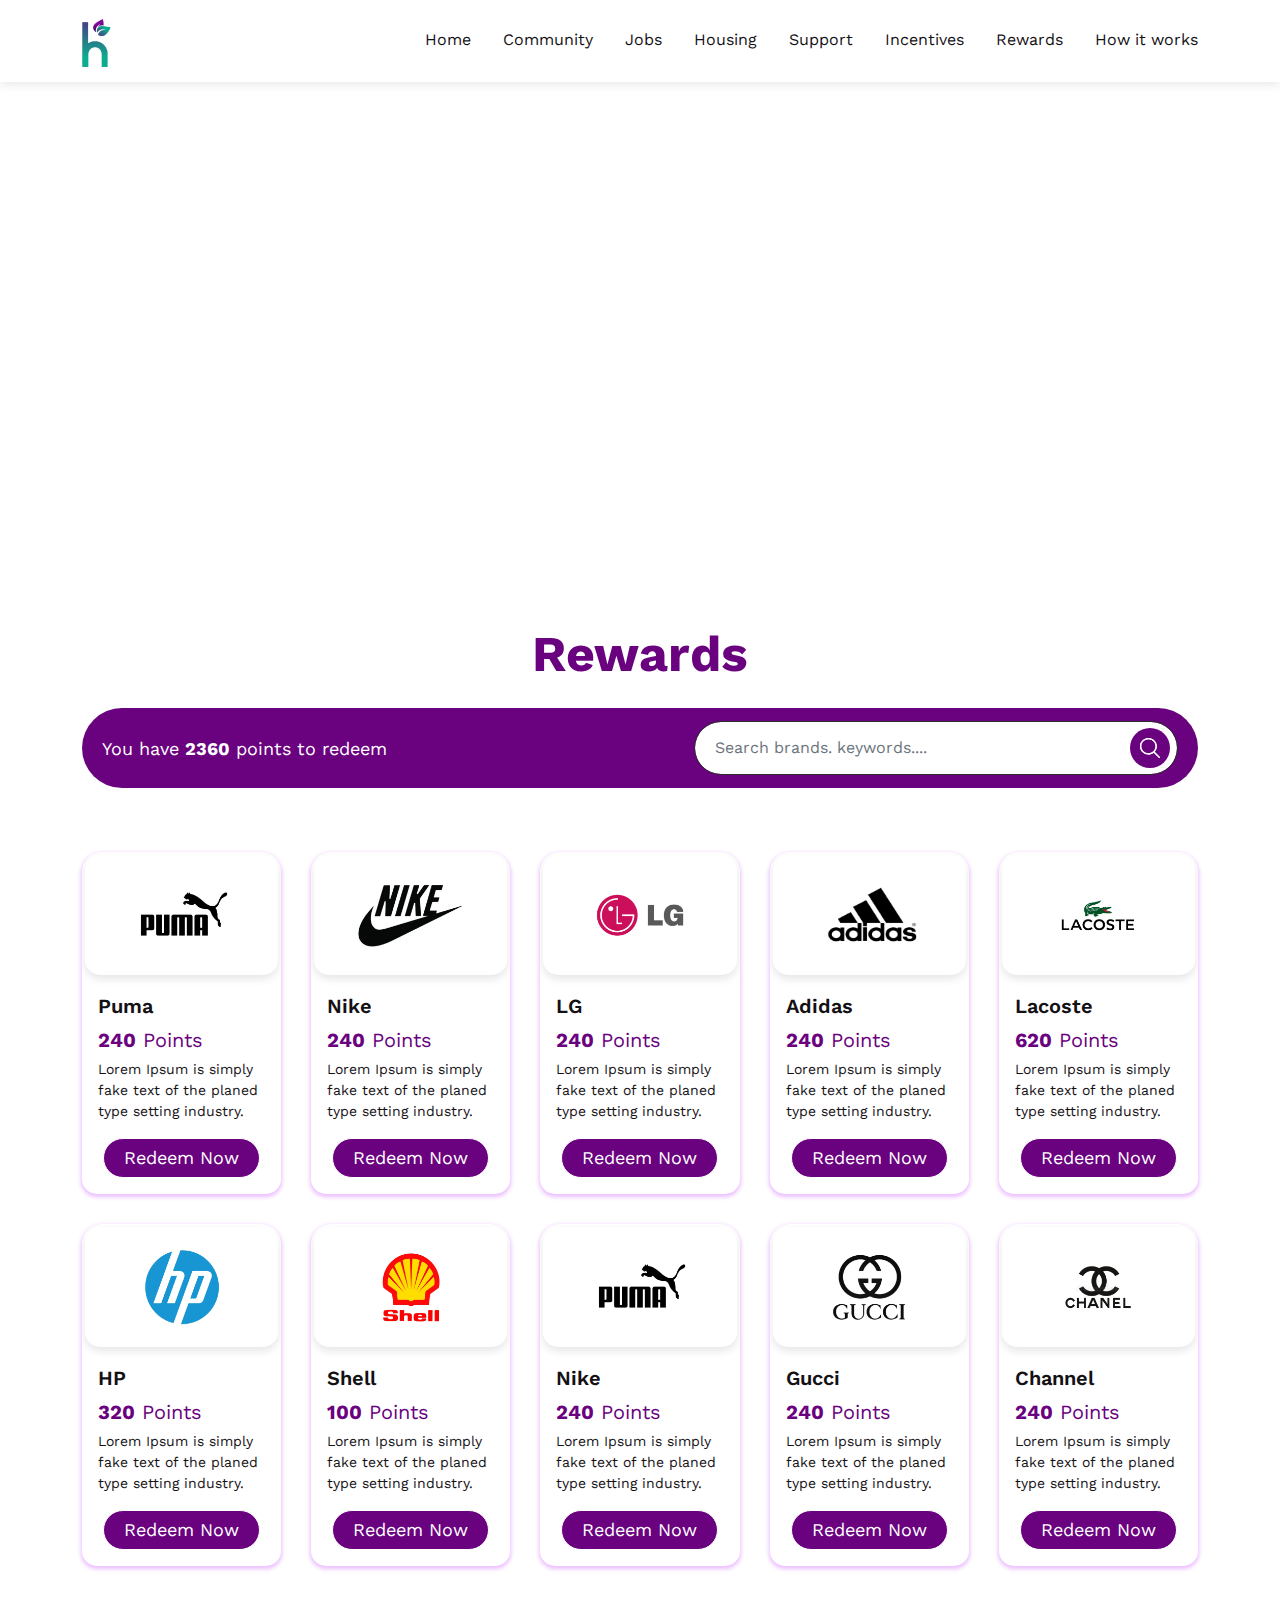
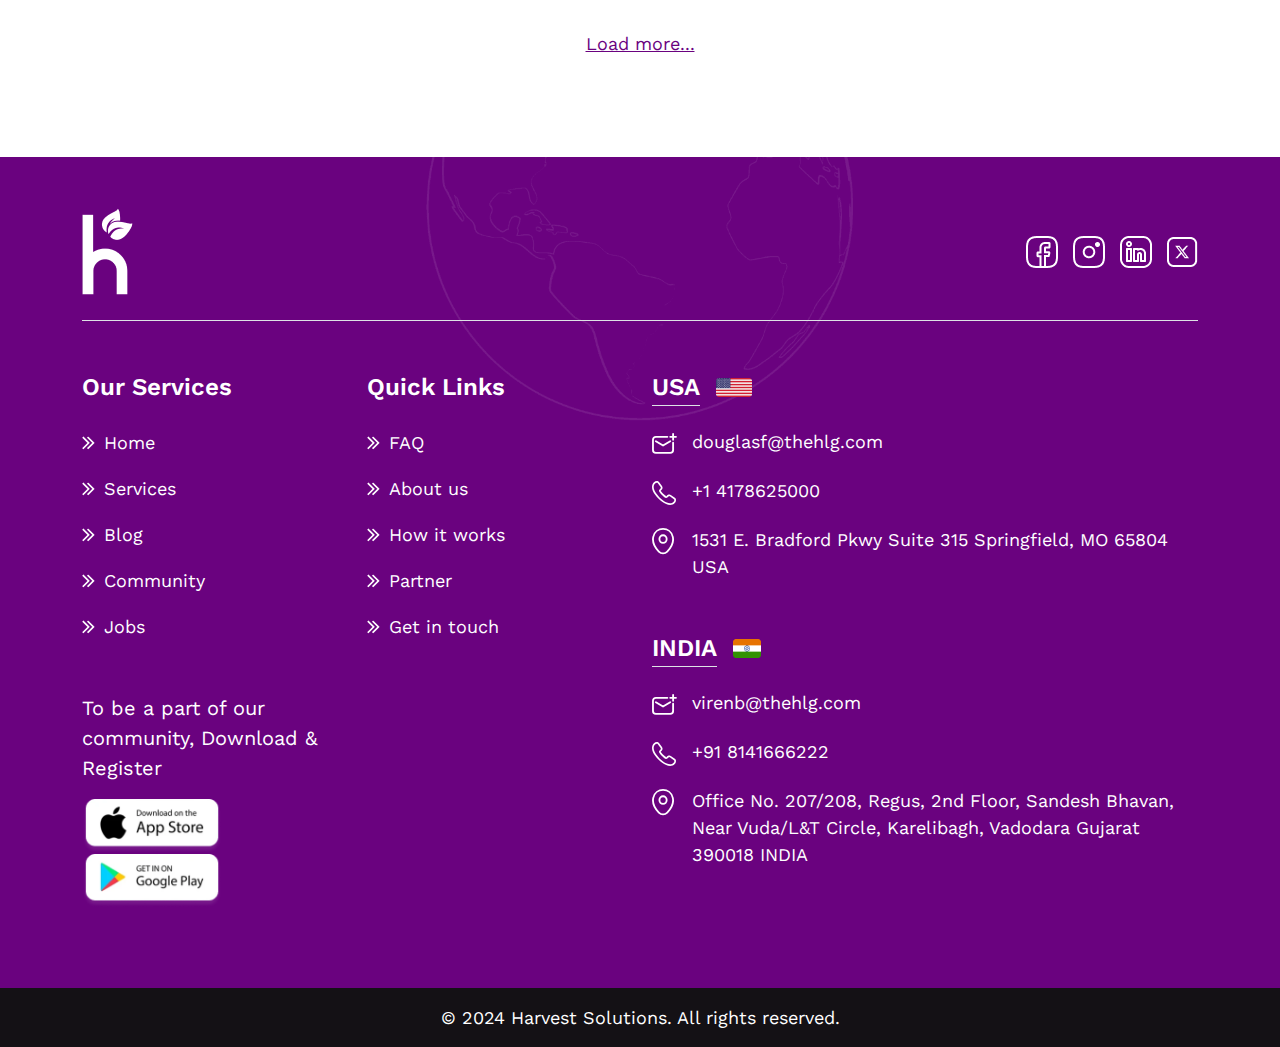
<file: rewards.html>
<!DOCTYPE html>
<html lang="en">
<head>
  <meta charset="UTF-8" />
  <meta name="viewport" content="width=device-width, initial-scale=1.0 ,maximum-scale=1.0, user-scalable=no"/>
  <meta name="description" content="Discover how Harvest Solutions empowers communities through programs on financial literacy, employment readiness, trauma and anger management, healthy lifestyle habits, and conflict resolution. Join us in fostering growth and resilience" />
  <!-- Favicon -->
  <link rel="icon" href="./img/icon/favicon.ico" type="image/x-icon" />
  <link rel="icon" href="./img/icon/favicon.png" type="image" />
  <link rel="apple-touch-icon" sizes="180x180" href="./img/icon/apple-touch-icon.png"/>
  <!-- Open Graph (OG) Tags -->
  <meta property="og:title" content="Your Website Title" />
  <meta property="og:description" content="Your website description here" />
  <meta property="og:url" content="https://yourwebsite.com" />
  <meta property="og:image" content="https://yourwebsite.com/og-image.jpg" />
  <meta property="og:type" content="website" />
  <!-- Twitter Card Tags -->
  <meta name="twitter:card" content="summary_large_image" />
  <meta name="twitter:title" content="Your Website Title" />
  <meta name="twitter:description" content="Your website description here" />
  <meta name="twitter:image" content="https://yourwebsite.com/twitter-card-image.jpg"/>
  <!-- Additional Meta Tags -->
  <meta name="author" content="Douglas Feller" />
  <meta name="keywords" content="Harvest Solutions, financial literacy, employment readiness, trauma management, anger management, healthy lifestyle habits, conflict resolution, community empowerment, personal development, community programs, resilience training, life skills courses, vocational training, wellness programs, skill-building workshops"/>
  <title>Rewards</title>
  <link href="https://unpkg.com/aos@2.3.1/dist/aos.css" rel="stylesheet">
  <link rel="stylesheet" href="./css/swiper-bundle.min.css">
  <link rel="stylesheet" href="./css/bootstrap.min.css" />
  <link rel="stylesheet" href="./css/style.css" />
</head>
<body>
  <header class="header">
    <nav class="navbar navbar-expand-lg bg-white">
      <div class="container">
        <a class="navbar-brand" href="#">
          <img
          src="./img/logo.png"
          alt="Logo"
          width="30"
          height="50"
          class="d-inline-block align-text-top"
          />
        </a>
        <button class="navbar-togglers" type="button">
          <div class="menu-toggle">
            <div class="hamburger"></div>
          </div>
        </button>
        <div class="navbar-wrapper" id="navbarNav">
          <div class="d-block d-lg-none border-bottom pb-3 mb-2">
            <a class="navbar-brand" href="#">
              <img
              src="./img/logo.png"
              alt="Logo"
              width="30"
              height="50"
              class="d-inline-block align-text-top"
              />
            </a>
          </div>
          <ul class="navbar-nav ms-lg-auto">
            <li class="nav-item">
              <a class="nav-link active" aria-current="page" href="#">Home</a>
            </li>
            <li class="nav-item">
              <a class="nav-link" href="#">Community</a>
            </li>
            <li class="nav-item">
              <a class="nav-link" href="#">Jobs</a>
            </li>
            <li class="nav-item">
              <a class="nav-link" href="#">Housing</a>
            </li>
            <li class="nav-item">
              <a class="nav-link" href="#">Support</a>
            </li>
            <li class="nav-item">
              <a class="nav-link" href="#">Incentives</a>
            </li>
            <li class="nav-item">
              <a class="nav-link" href="#">Rewards</a>
            </li>
            <li class="nav-item">
              <a class="nav-link" href="#">How it works</a>
            </li>
          </ul>
        </div>
      </div>
    </nav>
  </header>
  <main class="main rewards-page">
    <div class="wrapper"> 
      <section class="section video-section  mt-4 mt-lg-5 pb-lg-5 pb-4">
        <div class="container">
          <div class="video-section-col radius-15 overflow-hidden">  
            <iframe  
            src="https://www.youtube.com/embed/ous88ao2o9Q?si=83DGxrwGUJmIpn8x" 
            title="YouTube video player" 
            frameborder="0" allow="accelerometer; autoplay; clipboard-write; encrypted-media; gyroscope; picture-in-picture; web-share" 
            referrerpolicy="strict-origin-when-cross-origin" 
            allowfullscreen>
          </iframe>
        </div> 
      </div>
    </section>
    <section class="section retail-partner-section pb-lg-5 mb-lg-3">
      <div class="container">
        <div class="text-center mb-md-4 mb-lg-4 heading-main">
          Rewards
        </div>  
        <div class="search-box">
          <div class="search-label">You have <span class="fw-800"> 2360</span> points to redeem</div>
          <form class="search-form" action="" method="GET">
            <label for="brand" class="visually-hidden">Brand</label>
            <input class="form-control" type="search" name="brand" placeholder="Search brands. keywords....">
            <button type="submit" class="search-btn btn">
              <img src="./img/icon/search.svg" alt="Search" width="20" height="20">
            </button>
          </form> 
        </div> 
      </div>
    </section>
    <section class="section reward-section">
      <div class="container">
        <div class="reward-wrapper pb-md-3">
          <div class="reward-card">
            <div class="item">
              <div class="brand-img mb-3">
                <img src="./img/icon/puma-logo.png" alt="Puma" width="228" height="145">
              </div>
              <div class="name mb-1 fw-600">Puma </div>
              <div class="points mb-1"> <span class="fw-800">240</span> Points</div>
              <p class="d-inline-block desc">Lorem Ipsum is simply fake text of the planed type setting industry.</p>
              <div class="d-flex justify-content-center">
                <a href="#" target="_blank" class="button-primary text-decoration-none redeem-btn">Redeem Now</a>
              </div>
            </div>
            <div class="item">
              <div class="brand-img mb-3">
                <img src="./img/icon/nike-logo.png" alt="nike" width="228" height="145">
              </div>
              <div class="name mb-1 fw-600">Nike </div>
              <div class="points mb-1"> <span class="fw-800">240</span> Points</div>
              <p class="d-inline-block desc">Lorem Ipsum is simply fake text of the planed type setting industry.</p>
              <div class="d-flex justify-content-center">
                <a href="#" target="_blank" class="button-primary text-decoration-none redeem-btn">Redeem Now</a>
              </div>
            </div>
            <div class="item">
              <div class="brand-img mb-3">
                <img src="./img/icon/lg-logo.png" alt="lg" width="228" height="145">
              </div>
              <div class="name mb-1 fw-600">LG </div>
              <div class="points mb-1"> <span class="fw-800">240</span> Points</div>
              <p class="d-inline-block desc">Lorem Ipsum is simply fake text of the planed type setting industry.</p>
              <div class="d-flex justify-content-center">
                <a href="#" target="_blank" class="button-primary text-decoration-none redeem-btn">Redeem Now</a>
              </div>
            </div>
            <div class="item">
              <div class="brand-img mb-3">
                <img src="./img/icon/adidas.png" alt="Adidas" width="228" height="145">
              </div>
              <div class="name mb-1 fw-600">Adidas </div>
              <div class="points mb-1"> <span class="fw-800">240</span> Points</div>
              <p class="d-inline-block desc">Lorem Ipsum is simply fake text of the planed type setting industry.</p>
              <div class="d-flex justify-content-center">
                <a href="#" target="_blank" class="button-primary text-decoration-none redeem-btn">Redeem Now</a>
              </div>
            </div>
            <div class="item">
              <div class="brand-img mb-3">
                <img src="./img/icon/lacoste-logo.png" alt="Lacoste" width="228" height="145">
              </div>
              <div class="name mb-1 fw-600">Lacoste </div>
              <div class="points mb-1"> <span class="fw-800">620</span> Points</div>
              <p class="d-inline-block desc">Lorem Ipsum is simply fake text of the planed type setting industry.</p>
              <div class="d-flex justify-content-center">
                <a href="#" target="_blank" class="button-primary text-decoration-none redeem-btn">Redeem Now</a>
              </div>
            </div> 
            <div class="item">
              <div class="brand-img mb-3">
                <img src="./img/icon/hp-logo.png" alt="HP" width="228" height="145">
              </div>
              <div class="name mb-1 fw-600">HP </div>
              <div class="points mb-1"> <span class="fw-800">320</span> Points</div>
              <p class="d-inline-block desc">Lorem Ipsum is simply fake text of the planed type setting industry.</p>
              <div class="d-flex justify-content-center">
                <a href="#" target="_blank" class="button-primary text-decoration-none redeem-btn">Redeem Now</a>
              </div>
            </div> 
            <div class="item">
              <div class="brand-img mb-3">
                <img src="./img/icon/shell-logo.png" alt="Shell" width="228" height="145">
              </div>
              <div class="name mb-1 fw-600">Shell </div>
              <div class="points mb-1"> <span class="fw-800">100</span> Points</div>
              <p class="d-inline-block desc">Lorem Ipsum is simply fake text of the planed type setting industry.</p>
              <div class="d-flex justify-content-center">
                <a href="#" target="_blank" class="button-primary text-decoration-none redeem-btn">Redeem Now</a>
              </div>
            </div> 
            <div class="item">
              <div class="brand-img mb-3">
                <img src="./img/icon/puma-logo.png" alt="Puma" width="228" height="145">
              </div>
              <div class="name mb-1 fw-600">Nike </div>
              <div class="points mb-1"> <span class="fw-800">240</span> Points</div>
              <p class="d-inline-block desc">Lorem Ipsum is simply fake text of the planed type setting industry.</p>
              <div class="d-flex justify-content-center">
                <a href="#" target="_blank" class="button-primary text-decoration-none redeem-btn">Redeem Now</a>
              </div>
            </div>
            <div class="item">
              <div class="brand-img mb-3">
                <img src="./img/icon/gucci-logo.png" alt="Gucci" width="228" height="145">
              </div>
              <div class="name mb-1 fw-600">Gucci </div>
              <div class="points mb-1"> <span class="fw-800">240</span> Points</div>
              <p class="d-inline-block desc">Lorem Ipsum is simply fake text of the planed type setting industry.</p>
              <div class="d-flex justify-content-center">
                <a href="#" target="_blank" class="button-primary text-decoration-none redeem-btn">Redeem Now</a>
              </div>
            </div>
            <div class="item">
              <div class="brand-img mb-3">
                <img src="./img/icon/channel-logo.png" alt="Channel" width="228" height="145">
              </div>
              <div class="name mb-1 fw-600">Channel </div>
              <div class="points mb-1"> <span class="fw-800">240</span> Points</div>
              <p class="d-inline-block desc">Lorem Ipsum is simply fake text of the planed type setting industry.</p>
              <div class="d-flex justify-content-center">
                <a href="#" target="_blank" class="button-primary text-decoration-none redeem-btn">Redeem Now</a>
              </div>
            </div>
          </div>
        </div>
        <div class="d-flex align-items-center text-center justify-content-center mt-lg-5 mt-4">
          <a href="#" target="_self" class="theme-color">Load more...</a>
        </div>
      </div>
    </section>
  </div>
  <!-- Scroll to top button -->
  <button id="scrollToTopBtn" type="button" title="Go to top">&#8679;</button>
</main>
<footer class="footer bg-primary">
  <div class="footer-wrap">
    <div class="container-fluid container-md">
      <div class="w-100 border-bottom pb-4 mb-md-5 mb-4">
        <div class="d-flex justify-content-between align-items-center  w-100">
          <img src="./img/footer-logo.png" alt="Footer logo" width="53" height="89">
          <ul class="social-media d-flex align-items-center list-unstyled mb-0 p=0">
            <li class="item">
              <a href="#" class="social-link" target="_blank" title="Facebook">
                <img src="./img/icon/facebook.png" alt="Facebook" width="32" height="32">
              </a>
            </li>
            <li class="item">
              <a href="#" class="social-link" target="_blank" title="Instagram">
                <img src="./img/icon/instagram.png" alt="Instagram" width="32" height="32">
              </a>
            </li>
            <li class="item">
              <a href="#" class="social-link" target="_blank" title="Linkedin">
                <img src="./img/icon/linkedin.png" alt="Linkedin" width="32" height="32">
              </a>
            </li>
            <li class="item">
              <a href="#" class="social-link me-0" target="_blank" title="Twitter / X">
                <img src="./img/icon/x-icon.png" alt="Twitter / X" width="31" height="32">
              </a>
            </li>
          </ul>
        </div>
      </div>
      <div class="row">
        <div class="col-md-6 col-lg-3">
          <div class="footer-title fs-4 fw-600">
            Our Services
          </div>
          <ul class="footer-links">
            <li class="item">
              <a href="index.html" target="_self" title="Home" class="link-item">
                Home  
              </a>
            </li>
            <li class="item">
              <a href="#" target="_self" title="Services" class="link-item"> 
                Services 
              </a>
            </li>
            <li class="item">
              <a href="#" target="_self" title="Blog" class="link-item"> 
                Blog
              </a>
            </li>
            <li class="item">
              <a href="community" target="_self" title="Community" class="link-item"> 
                Community
              </a>
            </li>
            <li class="item">
              <a href="jobs.html" target="_self" title="Jobs" class="link-item"> 
                Jobs
              </a>
            </li>
          </ul>
          <div class="app-store mt-md-5 mt-3 d-lg-block d-none ">
            <div class="title mb-3 fw-500 fs-20">To be a part of our community, Download & Register</div>
            <a href="#" target="_blank" title="App Store" class="text-decoration-none mb-2 me-2">
              <img src="./img/icon/app-store.png" alt="App Store" width="140" height="50">
            </a>
            <a href="#" target="_blank" title="Play Store" class="text-decoration-none">
              <img src="./img/icon/play-store.png" alt="Play Store" width="140" height="50">
            </a>
          </div>
        </div>
        <div class="col-md-6 col-lg-3">
          <div class="footer-title fs-4 fw-600">
            Quick Links
          </div>
          <ul class="footer-links">
            <li class="item">
              <a href="faq.html" target="_self" title="FAQ" class="link-item">
                FAQ
              </a>
            </li>
            <li class="item">
              <a href="#" target="_self" title="About us" class="link-item"> 
                About us
              </a>
            </li>
            <li class="item">
              <a href="#" target="_self" title="How it works" class="link-item"> 
                How it works
              </a>
            </li>
            <li class="item">
              <a href="#" target="_self" title="Partner" class="link-item"> 
                Partner
              </a>
            </li>
            <li class="item">
              <a href="#" target="_self" title="Get in touch" class="link-item"> 
                Get in touch
              </a>
            </li>
          </ul>
        </div>
        <div class="col-lg-6">
          <div class="footer-title fs-4 fw-600 d-flex align-items-center">
            <span class="me-3 border-bottom">USA</span> <img src="./img/icon/usa-flage.png" alt="USA Flage" width="36" height="19">
          </div>
          <ul class="footer-address-list usa">
            <li class="item">
              <a href="mailto:douglasf@thehlg.com" class="link" target="_blank">
                <span class="icon me-2">
                  <img src="./img/icon/mail.svg" alt="Mail" width="25" height="21">
                </span>
                douglasf@thehlg.com</a>
              </li>
              <li class="item">
                <a href="tel:+1 4178625000" class="link" target="_blank">
                  <span class="icon me-2">
                    <img src="./img/icon/call.svg" alt="Call" width="24" height="24">
                  </span>
                  +1 4178625000</a>
                </li>
                <li class="item">
                  <a href="https://maps.app.goo.gl/TNd3nQwXwzZAhDsa9" class="link" target="_blank">
                    <span class="icon me-2">
                      <img src="./img/icon/location.svg" alt="Location" width="22" height="27">
                    </span>
                    1531 E. Bradford Pkwy Suite 315 Springfield, MO 65804 USA  
                  </a>
                </li>
              </ul>
              <div class="footer-title fs-4 fw-600 d-flex align-items-center mt-md-5 mt-3">
                <span class="me-3 border-bottom">INDIA</span> <img src="./img/icon/india-flage.png" alt="INDIA Flage" width="28" height="19">
              </div>
              <ul class="footer-address-list india">
                <li class="item">
                  <a href="mailto:virenb@thehlg.com" class="link" target="_blank">
                    <span class="icon me-2">
                      <img src="./img/icon/mail.svg" alt="Mail" width="25" height="21">
                    </span>
                    virenb@thehlg.com</a>
                  </li>
                  <li class="item">
                    <a href="tel:+91 8141666222" class="link" target="_blank">
                      <span class="icon me-2">
                        <img src="./img/icon/call.svg" alt="Call" width="24" height="24">
                      </span>
                      +91 8141666222</a>
                    </li>
                    <li class="item">
                      <a href="https://maps.app.goo.gl/PJ4m7fE7Nja3vTT77" class="link" target="_blank">
                        <span class="icon me-2">
                          <img src="./img/icon/location.svg" alt="Location" width="22" height="27">
                        </span>
                        Office No. 207/208, Regus, 2nd Floor, Sandesh Bhavan, Near 
                        Vuda/L&T Circle, Karelibagh, Vadodara Gujarat 390018 INDIA
                      </a>
                    </li>
                  </ul>
                </div>
                <div class="col-12 d-block d-lg-none">
                  <div class="app-store mt-md-3 mt-3">
                    <div class="title mb-3 fw-500 fs-20">To be a part of our community, Download & Register</div>
                    <a href="#" target="_blank" title="App Store" class="text-decoration-none mb-2 me-2">
                      <img src="./img/icon/app-store.png" alt="App Store" width="140" height="50">
                    </a>
                    <a href="#" target="_blank" title="Play Store" class="text-decoration-none">
                      <img src="./img/icon/play-store.png" alt="Play Store" width="140" height="50">
                    </a>
                  </div>
                </div>
              </div>
            </div>
          </div>
          <div class="copy-right w-100  py-3 text-center bg-dark">
            © 2024 Harvest Solutions. All rights reserved.
          </div>
        </footer>
        <script src="https://unpkg.com/aos@2.3.1/dist/aos.js"></script>
        <script src="./js/bootstrap.bundle.min.js"></script>
        <script src="./js/swiper-bundle.min.js"></script>
        <script src="./js/main.js"></script>
        <script>
          AOS.init({
            // duration: 500, // Duration of animation (in milliseconds)
            // easing: 'ease-in-out', // Easing for smooth animation
            once: true // Whether animation should happen only once while scrolling
          });
        </script> 
        <script>
          document.addEventListener("DOMContentLoaded", function () {
            const accordions = document.querySelectorAll(".accordion-item");
            // Open the first accordion item by default
            if (accordions.length > 0) {
              const firstAccordionContent = accordions[0].querySelector('.accordion-content-wrapper');
              firstAccordionContent.style.height = firstAccordionContent.scrollHeight + 'px';
              accordions[0].classList.add("active");
            }
            accordions.forEach(item => {
              const header = item.querySelector(".accordion-header");
              header.addEventListener("click", function () {
                // Check if the clicked accordion is already active
                const isActive = item.classList.contains("active");
                // Close all accordion items
                accordions.forEach(accordion => {
                  accordion.classList.remove("active");
                  accordion.querySelector('.accordion-content-wrapper').style.height = '0';
                });
                // Open the clicked accordion if it was not already active
                if (!isActive) {
                  item.classList.add("active");
                  const contentWrapper = item.querySelector('.accordion-content-wrapper');
                  contentWrapper.style.height = contentWrapper.scrollHeight + 'px';
                }
              });
            });
          });
          document.addEventListener("DOMContentLoaded", () => {
            const marqueeContent = document.querySelector('.marquee-content');
            const items = marqueeContent.innerHTML;
            marqueeContent.innerHTML += items; // Duplicate the items for seamless looping
          });
        </script>
      </body>
      </html>
</file>
<file: css/style.css>
@font-face {
  font-family: "Work Sans";
  src: url("../fonts/WorkSans-Light.ttf") format("truetype");
  font-weight: 300;
  font-style: normal;
}
@font-face {
  font-family: "Work Sans";
  src: url("../fonts/WorkSans-Regular.ttf") format("truetype");
  font-weight: 400;
  font-style: normal;
}
@font-face {
  font-family: "Work Sans";
  src: url("../fonts/WorkSans-SemiBold.ttf") format("truetype");
  font-weight: 600;
  font-style: normal;
}
@font-face {
  font-family: "Work Sans";
  src: url("../fonts/WorkSans-Bold.ttf") format("truetype");
  font-weight: 700;
  font-style: normal;
}
img {
  max-width: 100%;
  height: auto;
}

h1 {
  font-weight: 700;
}

h2 {
  font-weight: 600;
}

p.light-text {
  font-weight: 300;
}

.fs-12 {
  font-size: 12px;
}

.fs-13 {
  font-size: 13px;
}

.fs-14 {
  font-size: 14px;
}

.fs-15 {
  font-size: 15px;
}

.fs-16 {
  font-size: 16px;
}

.fs-18 {
  font-size: 18px;
}

.fs-20 {
  font-size: 20px;
}

.fs-22 {
  font-size: 22px;
}

.fs-24 {
  font-size: 24px;
}

.fs-30 {
  font-size: 30px;
}

.fw-400 {
  font-weight: 400;
}

.fw-500 {
  font-weight: 500;
}

.fw-600 {
  font-weight: 600;
}

.fw-800 {
  font-weight: 800;
}

.fw-900 {
  font-weight: 900;
}

/* Basic styling */
h1 {
  font-size: 50px;
  line-height: 60px;
  margin-bottom: 20px;
}

.fs-2 {
  font-weight: 600;
}

.heading-main {
  font-size: 50px;
  line-height: 60px;
  margin-bottom: 20px;
  color: #6a027f;
  font-weight: 700;
}
@media (max-width: 991px) {
  .heading-main {
    font-size: 38px;
    line-height: 40px;
  }
}
@media (max-width: 767px) {
  .heading-main {
    font-size: 32px;
    line-height: 35px;
  }
}
@media (max-width: 479px) {
  .heading-main {
    font-size: 28px;
    line-height: 30px;
  }
}

h1 {
  font-weight: 700;
}

p.light-text {
  font-weight: 400;
}

.form-control {
  font-size: 16px;
  border-radius: 50px;
  padding: 10px 20px;
  border: 1px solid #2c2c2c;
  width: 100%;
  color: #141115;
  transition: border-color 0.3s ease-in-out;
}
.form-control:focus {
  outline: none;
  border-color: #6a027f;
  box-shadow: 0 2px 2px 1px rgb(235, 189, 255);
}

textarea.form-control {
  border-radius: 25px;
}

.feature-card {
  box-shadow: rgba(0, 0, 0, 0.15) 0px 2px 8px;
  display: flex;
  flex-direction: column;
  padding: 20px;
  height: 100%;
  border-radius: 15px;
  transition: transform 0.3s ease-in-out;
}

.new-card {
  box-shadow: rgba(0, 0, 0, 0.15) 0px 2px 8px;
  display: flex;
  flex-direction: column;
  padding: 20px;
  height: 100%;
  border-radius: 15px;
  transition: transform 0.3s ease-in-out;
}

@media (max-width: 991px) {
  h1 {
    font-size: 45px;
    line-height: 55px;
  }
  body, p {
    font-size: 15px;
  }
}
@media (max-width: 767px) {
  h1 {
    font-size: 40px;
    line-height: 50px;
  }
}
@media (max-width: 479px) {
  h1 {
    font-size: 35px;
    line-height: 45px;
  }
}
.open-sidebar {
  overflow: hidden;
}

.header {
  box-shadow: 0px 4px 4px 0px rgba(0, 0, 0, 0.12);
}

.navbar {
  background-color: #ffffff;
}
.navbar .nav-item:last-child .nav-link {
  padding-right: 0;
}
.navbar .nav-link {
  color: #141115;
  font-size: 1rem;
  font-weight: 500;
}
.navbar .nav-link::after {
  content: "";
  display: block;
  width: 0;
  height: 1px;
  background: #6a027f;
  transition: width 0.3s;
}
.navbar .nav-link:hover {
  color: #6a027f;
}
.navbar .nav-link:hover::after {
  width: 100%;
}
.navbar .nav-link.active-link {
  color: #6a027f;
}
.navbar .nav-link.active-link::after {
  width: 100%;
}

.navbar-togglers {
  border: none;
  background: none;
  outline: none;
}

.menu-toggle {
  width: 26px;
  height: 26px;
  display: flex;
  align-items: center;
  justify-content: center;
  cursor: pointer;
}
.menu-toggle.openNav .hamburger {
  background-color: transparent;
}
.menu-toggle.openNav .hamburger::before {
  transform: rotate(45deg) translate(0px, 0px);
  border-radius: 7px;
  width: 25px;
}
.menu-toggle.openNav .hamburger::after {
  transform: rotate(-45deg) translate(1px, -3px);
  border-radius: 7px;
  width: 25px;
}

.hamburger, .hamburger::before, .hamburger::after {
  content: "";
  width: 100%;
  height: 2px;
  background-color: #000;
  display: block;
  transition: all 0.3s ease;
  position: relative;
}

.hamburger::before {
  transform: translateY(-8px);
  margin-top: -1px;
}
.hamburger::after {
  transform: translateY(8px);
}

.navbar-collapse {
  display: none;
}
.navbar-collapse.openNav {
  display: block;
}

.navbar-togglers {
  display: none;
}

@media (min-width: 991px) {
  .navbar-expand-lg .navbar-nav .nav-link {
    padding-left: 1rem;
    padding-right: 1rem;
  }
}
@media (max-width: 991px) {
  .navbar-togglers {
    display: block;
  }
  .navbar-wrapper {
    background: #fff;
    height: 100vh;
    left: -320px; /* Start with the sidebar completely off-screen */
    overflow: auto;
    position: fixed;
    top: 0;
    transition: transform 0.3s ease-in-out, left 0.3s ease-in-out;
    width: 320px;
    will-change: transform;
    z-index: 9999;
    padding: 15px;
  }
  .navbar-wrapper.openNav {
    box-shadow: 0 8px 8px 0 rgba(50, 50, 50, 0.4);
    transform: translate(0);
    left: 0;
  }
  .navbar .nav-link {
    display: inline-block;
  }
}
@media (max-width: 479px) {
  .navbar-wrapper {
    left: -265px;
    width: 265px;
  }
  .banner-content h1 {
    font-size: 30px;
    line-height: 40px;
  }
  .section.home-banner {
    padding: 36px 0;
  }
}
/* Sticky Header CSS */
.header {
  position: sticky;
  top: 0;
  z-index: 1000;
  box-shadow: 0 2px 10px rgba(0, 0, 0, 0.1);
  transition: all 0.3s ease;
}

.navbar {
  padding: 10px 0;
}

.header.scrolled {
  box-shadow: 0 4px 15px rgba(0, 0, 0, 0.2);
}

#typed-word {
  color: #fff;
  padding-right: 5px;
  white-space: nowrap;
  overflow: hidden;
  text-shadow: 1px 1px 2px #ffffff, 0 0 1em #ffffff, 0 0 0.2em #6a027f;
}

.blinking-cursor {
  animation: blink 1s step-end infinite;
}

@keyframes blink {
  0%, 100% {
    border-right-color: transparent;
  }
  50% {
    border-right-color: #fff; /* Same color as the word */
  }
}
.button-primary {
  background-color: #6a027f;
  color: #fff;
  padding: 10px 20px;
  border: none;
  border-radius: 200px;
  height: 50px;
}
.button-primary:hover {
  background: linear-gradient(45.77deg, #6a027f 0%, rgba(51, 102, 136, 0.84) 53%, #0cac8e 96%);
}

.button--secondary {
  background-color: #0cac8e;
  color: #fff;
  padding: 10px 20px;
  border: none;
  border-radius: 200px;
}
.button--secondary:hover {
  background: linear-gradient(45.77deg, #6a027f 0%, rgba(51, 102, 136, 0.84) 53%, #0cac8e 96%);
}

.btn-arrow {
  position: relative;
  padding-right: 56px; /* Adjust based on your button's size */
}
.btn-arrow::after {
  content: "";
  position: absolute;
  right: 20px; /* Adjust based on your button's size */
  top: 50%;
  transform: translateY(-50%);
  width: 25px;
  height: 16px;
  background: url('data:image/svg+xml;utf8,<svg xmlns="http://www.w3.org/2000/svg" width="25" height="16" viewBox="0 0 25 16" fill="none"><path d="M24.2071 8.70711C24.5976 8.31658 24.5976 7.68342 24.2071 7.29289L17.8431 0.928932C17.4526 0.538408 16.8195 0.538408 16.4289 0.928932C16.0384 1.31946 16.0384 1.95262 16.4289 2.34315L22.0858 8L16.4289 13.6569C16.0384 14.0474 16.0384 14.6805 16.4289 15.0711C16.8195 15.4616 17.4526 15.4616 17.8431 15.0711L24.2071 8.70711ZM0.5 9H23.5V7H0.5V9Z" fill="white"/></svg>') no-repeat center;
  background-size: contain;
}

a.btn-arrow {
  text-decoration: none;
  display: inline-block;
}
a.btn-arrow:hover {
  color: #fff;
}

.btn-white {
  border-radius: 200px;
  height: 50px;
  display: inline-flex;
  align-items: center;
  padding: 0 20px;
  font-weight: 600;
}
.btn-white:hover {
  color: #6a027f;
}
.btn-white:hover svg {
  fill: #6a027f;
}
@media (max-width: 767px) {
  .btn-white {
    width: 100%;
    justify-content: space-between;
  }
}

.footer {
  padding: 50px 0 0;
  color: #ffffff;
  background-image: url("../img/world-img.webp");
  background-size: 100%;
  background-repeat: no-repeat;
  background-position: top;
}

.footer-wrap {
  padding-bottom: 80px;
}

.social-media .item {
  display: flex;
}
.social-media .social-link {
  margin-right: 15px;
}
.social-media .social-link img {
  display: block;
  transition: transform 0.6s ease;
  transform-style: preserve-3d;
}
.social-media .social-link:hover img {
  transform: rotateY(360deg);
}

.footer-title {
  margin-bottom: 20px;
}

.footer-links {
  list-style: none;
  padding: 0;
}
.footer-links .item {
  margin-bottom: 10px;
}
.footer-links .link-item {
  color: #ffffff;
  text-decoration: none;
  padding: 4px 0;
  display: inline-block;
  position: relative;
  padding-left: 22px;
}
.footer-links .link-item::after {
  content: "";
  display: block;
  width: 0;
  height: 1px;
  background: #ffffff;
  transition: width 0.3s;
}
.footer-links .link-item:hover {
  color: #ffffff;
}
.footer-links .link-item:hover::after {
  width: 100%;
}
.footer-links .link-item::before {
  content: "";
  background-image: url("../img/icon/double-bullets.png");
  background-repeat: no-repeat;
  background-position: left;
  width: 14px;
  height: 14px;
  display: inline-block;
  position: absolute;
  left: 0;
  top: 11px;
  z-index: 12;
}

.footer-address-list {
  list-style: none;
  margin: 0;
  padding: 0;
}
.footer-address-list .item {
  margin-bottom: 18px;
}
.footer-address-list .item .link {
  color: #ffffff;
  text-decoration: none;
  padding: 2px 0;
  position: relative;
  padding-left: 40px;
  display: inline-block;
}
.footer-address-list .item .link .icon {
  position: absolute;
  left: 0;
  top: 2px;
  z-index: 10;
}

@media (min-width: 1199px) {
  .footer {
    background-size: 55%;
  }
  .contact-grp-img .man-laptop {
    max-width: 55%;
    margin-bottom: 20px;
  }
  .contact-grp-img .keyboard-img {
    max-width: 60%;
  }
}
@media (max-width: 767px) {
  .footer {
    padding: 32px 0 0;
    font-size: 16px;
  }
  .footer-wrap {
    padding-bottom: 50px;
  }
  .footer-links .link-item::before {
    top: 9px;
  }
}
.brand-slider .swiper-pagination-bullet-active {
  border: 2px solid #ffffff;
}

.slider-card {
  word-wrap: break-word;
  padding: 25px;
  position: relative;
  overflow: hidden;
  border-radius: 15px;
  border: 0;
  box-shadow: 0px 4px 4px 0px rgba(0, 0, 0, 0.25);
  border: 1px solid #6a027f;
  padding: 25px;
  color: #141115;
  cursor: pointer;
}
.slider-card a {
  text-decoration: none;
  color: #141115;
}
.slider-card .btn-arrow {
  height: 44px;
  line-height: 23px;
}

.gallery-container .img-wrap {
  overflow: hidden;
  transition: all 0.5s ease-in-out;
  border: 1px solid #6a027f;
  border-radius: 15px;
  display: flex;
}
.gallery-container .img-wrap:hover img {
  transform: scale(1.1);
  transform-origin: center center; /* Add this line */
}
.gallery-container img {
  transition: all 0.5s ease-in-out;
}

@media (min-width: 767px) {
  .slider-card {
    padding: 30px;
  }
  .slider-card::before {
    content: "";
    background: hsl(290, 88%, 32%);
    background: linear-gradient(135deg, hsl(290, 88%, 32%) 0%, hsl(169, 86%, 36%) 100%);
    background: -webkit-linear-gradient(135deg, hsl(290, 88%, 32%) 0%, hsl(169, 86%, 36%) 100%);
    width: 25px;
    height: 100%;
    display: inline-block;
    position: absolute;
    right: -25px;
    top: 0;
    z-index: 12;
    transition: all 0.15s ease-in-out;
  }
  .slider-card:hover::before {
    right: 0;
  }
  .gallery-container {
    display: grid;
    grid-template-columns: 3fr 2fr;
    gap: 20px;
    max-width: 100%;
  }
  .gallery-container .left-side {
    display: flex;
    flex-direction: column;
    gap: 20px;
  }
  .gallery-container .top-large img {
    width: 100%;
    height: auto;
    border-radius: 10px;
    -o-object-fit: cover;
       object-fit: cover;
  }
  .bottom-row {
    display: grid;
    grid-template-columns: 1fr 1fr;
    gap: 20px;
  }
  .bottom-row img {
    width: 100%;
    height: auto;
    border-radius: 10px;
    -o-object-fit: cover;
       object-fit: cover;
  }
  .right-side img {
    width: 100%;
    height: 100%;
    border-radius: 10px;
    -o-object-fit: cover;
       object-fit: cover;
  }
}
@media (max-width: 767px) {
  .slider-card {
    padding: 18px;
  }
  .gallery-container .img-wrap {
    margin-bottom: 15px;
  }
  .gallery-container img {
    width: 100%;
    -o-object-fit: cover;
       object-fit: cover;
  }
  .gallery-wrap .button-primary {
    width: 100%;
  }
  .gallery-wrap h2 br {
    display: none;
  }
}
.transform-none {
  transform: none !important;
}

.support-list {
  display: grid;
  text-align: center;
  position: relative;
}
.support-list .item .icon {
  margin-bottom: 10px;
}
.support-list .item .icon img {
  display: block;
  margin: 0 auto;
  transition: transform 0.5s ease;
}
.support-list .item .title {
  font-weight: 600;
  margin-bottom: 10px;
}

.video-testi-card {
  margin-bottom: 20px;
}
.video-testi-card .user-img {
  border-radius: 50%;
  border: 2px solid #fff;
  width: 76px;
  height: 76px;
  overflow: hidden;
}

.vid-testi-pagination .swiper-pagination-bullet-active {
  border: 2px solid #ffffff;
}

.accordion {
  width: 100%;
}

.accordion-item:first-of-type {
  border-top-left-radius: 15px;
  border-top-right-radius: 15px;
}

.accordion-item:last-of-type {
  border-bottom-right-radius: 15px;
  border-bottom-left-radius: 15px;
}

.accordion-item:not(:first-of-type) {
  border: 1px solid #EBBDFF;
}

.accordion-item {
  border: 1px solid #EBBDFF;
  margin-bottom: 20px;
  border-radius: 15px;
  overflow: hidden;
}
.accordion-item.active .accordion-content-wrapper {
  height: auto;
  border-bottom-left-radius: 15px;
  border-bottom-right-radius: 15px;
  border-top: 1px solid #EBBDFF;
}
.accordion-item.active .arrow-icon img {
  transform: rotate(90deg);
}

.accordion-header {
  display: flex;
  justify-content: space-between;
  padding: 12px 20px;
  cursor: pointer;
  background-color: #F4D9FF;
  transition: background-color 0.3s ease;
  padding-right: 0;
}

.accordion-content-wrapper {
  height: 0;
  overflow: hidden;
  transition: height 0.3s ease;
  background-color: #F4D9FF;
  border-top: 1px solid transparent;
}

.accordion-content {
  padding: 15px;
}

.arrow-icon {
  padding: 0px 20px;
}
.arrow-icon img {
  transition: transform 0.3s ease;
}

.customer-support {
  background-color: #F2F2F2;
}

/* Container for the marquee */
.marquee {
  overflow: hidden;
  position: relative;
  width: 100%;
}

.marquee-content {
  display: flex;
  animation: marquee 20s linear infinite;
}
.marquee-content .item {
  flex: 0 0 auto;
  padding: 0 10px;
  width: 250px;
}

@keyframes marquee {
  0% {
    transform: translateX(0);
  }
  100% {
    transform: translateX(-50%);
  }
}
@media (min-width: 991px) {
  .support-list {
    grid-template-columns: repeat(3, 1fr);
  }
  .support-list .item {
    padding: 46px 20px;
    border-right: 1px solid #B6B6B6;
    border-bottom: 1px solid #B6B6B6;
  }
  .support-list .item img {
    transition: filter 0.5s ease-in-out;
  }
  .support-list .item:hover {
    background: #6a027f;
    color: #ffffff;
  }
  .support-list .item:hover img {
    filter: grayscale(1) invert(1);
  }
  .support-list .item:last-child {
    border-bottom: 0;
  }
  .support-list .item:nth-child(3n) {
    border-right: 0;
  }
  .support-list .item .icon {
    margin-bottom: 15px;
  }
  .support-list .item .icon img {
    display: block;
    margin: 0 auto;
  }
  .support-list .item .title {
    font-size: 1.5rem;
  }
  .video-testi-section .video-section-col {
    padding-bottom: 68%;
  }
  .video-testi-card {
    max-width: 60%;
  }
  .customer-block .title {
    font-size: 30px;
  }
  .customer-block .title span {
    font-weight: 900;
  }
}
@media (max-width: 991px) {
  .support-list {
    grid-template-columns: repeat(2, 1fr);
  }
  .support-list .item {
    padding: 20px 20px;
    border-right: 1px solid #B6B6B6;
    border-bottom: 1px solid #B6B6B6;
  }
  .support-list .item:last-child {
    border-bottom: 0;
  }
  .support-list .item:nth-last-child(2) {
    border-bottom: none;
  }
  .support-list .item:nth-child(2n) {
    border-right: 0;
  }
}
@media (max-width: 767px) {
  .support-list {
    grid-template-columns: repeat(1, 1fr);
  }
  .support-list .item {
    border: 0;
    box-shadow: 0px 2px 8px 0px rgba(0, 0, 0, 0.25);
    border-radius: 15px;
    margin: 0 0 25px 0;
  }
  .support-list .item img {
    max-width: 80px;
  }
  .support-list .item:last-child {
    margin-bottom: 0;
  }
  .video-testi-card .user-img {
    width: 66px;
    height: 66px;
  }
  .video-testi-card .detail .fs-22 {
    font-size: 18px;
  }
  .video-testi-card .detail .fs-18 {
    font-size: 15px;
  }
  .accordion-header {
    padding: 10px 20px;
    padding-right: 0;
  }
  .accordion-header .fs-20 {
    font-size: 17px;
    line-height: 26px;
  }
}
.retail-partner {
  display: grid;
  grid-template-columns: repeat(2, 1fr);
  gap: 16px;
}
.retail-partner .item {
  text-align: center;
  position: relative;
  border-radius: 50%;
  border: 2px dashed #6a027f;
  overflow: hidden;
  display: flex;
  align-items: center;
  margin: 0 auto;
}
.retail-partner .item img {
  padding: 4px;
}
.retail-partner .item:hover {
  box-shadow: 0px 4px 4px 2px rgba(235, 189, 255, 0.5);
}

.gift-card {
  border: 1px dashed #6a027f;
  padding: 20px;
  border-radius: 15px;
  box-shadow: 0px 4px 4px 2px rgba(235, 189, 255, 0.4);
  cursor: pointer;
}
.gift-card:hover {
  color: #fff;
  background-color: #6a027f;
}
.gift-card:hover .expire-lable {
  color: #ffffff;
}
.gift-card:hover .terms-link {
  color: #ffffff;
}
.gift-card:hover .qr-code {
  border: 1px solid #ffffff;
  background: #ffffff;
}
.gift-card .brand-icon {
  border-radius: 200px;
  background-color: #ffffff;
  box-shadow: 0px 3px 4px 0 rgba(0, 0, 0, 0.1);
  width: 60px;
  height: 60px;
  display: flex;
  align-items: center;
  min-width: 60px;
  border: 2px solid #ffffff;
}
.gift-card .qr-code {
  border-radius: 3px;
  padding: 6px;
  border: 1px solid #141115;
}
.gift-card .expire-lable {
  color: #696969;
}
.gift-card .terms-link {
  text-decoration: none;
  color: #6a027f;
}

.bottom-content {
  display: flex;
  justify-content: space-between;
  align-items: flex-end;
}

@media (min-width: 767px) {
  .retail-partner {
    display: grid;
    grid-template-columns: repeat(3, 1fr);
    gap: 20px;
  }
}
@media (min-width: 991px) {
  .retail-partner {
    display: flex;
    justify-content: space-between;
  }
}
@media (max-width: 767px) {
  .gift-card {
    padding: 15px;
    font-size: 15px;
  }
  .gift-card .brand-icon {
    width: 45px;
    height: 45px;
    min-width: 44px;
  }
  .gift-card .fs-20 {
    font-size: 18px;
  }
}
.search-box {
  display: flex;
  justify-content: space-between;
  background: #6a027f;
  align-items: center;
  border-radius: 100px;
  padding: 10px 20px;
  color: #ffffff;
}
.search-box .search-form {
  position: relative;
  padding: 3px 0;
  min-width: 250px;
}
.search-box .form-control {
  padding: 14px 20px;
  padding-right: 65px;
  -webkit-appearance: none;
     -moz-appearance: none;
          appearance: none;
}
.search-box .search-btn {
  position: absolute;
  top: 50%;
  right: 8px;
  transform: translateY(-50%);
  font-size: 20px;
  cursor: pointer;
  background-color: #6a027f;
  border-radius: 200px;
  padding: 0;
  width: 40px;
  height: 40px;
  display: flex;
  align-items: center;
  justify-content: center;
}
@media (min-width: 991px) {
  .search-box .search-form {
    min-width: 484px;
  }
}

.reward-card {
  display: grid;
  grid-template-columns: repeat(2, 1fr);
  gap: 20px;
}
.reward-card .item {
  box-shadow: 0px 2px 4px 1px rgb(235, 189, 255);
  padding: 16px;
  border-radius: 15px;
  border-top-left-radius: 20px;
  border-top-right-radius: 20px;
  overflow: hidden;
  transition: transform 0.3s ease-in-out;
}
.reward-card .item .desc {
  font-size: 14px;
}
.reward-card .item .redeem-btn {
  text-align: center;
  height: 40px;
  line-height: 1;
  border: 1px solid #ffffff;
}
.reward-card .item .redeem-btn:hover {
  background: #ffffff;
  color: #141115 !important;
}
.reward-card .item .points {
  color: #6a027f;
}
.reward-card .item:hover {
  background-color: #6a027f;
  color: #ffffff;
  transform: translateY(-10px);
}
.reward-card .item:hover .brand-img {
  box-shadow: rgba(255, 255, 255, 0.2) 0px 13px 16px;
}
.reward-card .item:hover .points {
  color: #ffffff;
}
.reward-card .item:hover .redeem-btn {
  color: #ffffff;
  border: 1px solid #ffffff;
}
.reward-card .brand-img {
  margin-left: -13px;
  margin-right: -13px;
  margin-top: -13px;
  background-color: #ffffff;
  border-radius: 15px;
  box-shadow: rgba(0, 0, 0, 0.1) 0px 4px 8px;
  position: relative;
  padding-bottom: 120px;
  margin-bottom: 15px;
}
.reward-card .brand-img img {
  -o-object-fit: cover;
     object-fit: cover;
  display: flex;
  object-fit: cover;
  max-width: 60%;
  margin: 0 auto;
  position: absolute;
  transform: translate(-50%, -50%);
  top: 50%;
  left: 50%;
  z-index: 5;
}
@media (min-width: 767px) {
  .reward-card {
    grid-template-columns: repeat(3, 1fr);
  }
  .reward-card .item {
    max-width: 236px;
  }
}
@media (min-width: 991px) {
  .reward-card {
    display: grid;
    grid-template-columns: repeat(4, 1fr);
    gap: 30px;
  }
  .reward-card .item .name, .reward-card .item .points {
    font-size: 20px;
  }
}
@media (min-width: 1199px) {
  .reward-card {
    display: grid;
    grid-template-columns: repeat(5, 1fr);
    gap: 30px;
  }
  .reward-card .item .name, .reward-card .item .points {
    font-size: 20px;
  }
}
@media (max-width: 479px) {
  .reward-card {
    grid-template-columns: repeat(1, 1fr);
  }
  .reward-card .brand-img img {
    max-width: 140px;
  }
}

@media (max-width: 767px) {
  .search-box {
    flex-direction: column;
    padding: 0;
    background-color: transparent;
  }
  .search-box .search-form {
    min-width: 100%;
  }
  .search-box .form-control {
    padding: 9px 20px;
    padding-right: 44px;
    font-size: 15px;
  }
  .search-box .search-btn {
    padding: 7px;
    width: 32px;
    height: 32px;
  }
  .search-box .search-label {
    color: #141115;
    margin: 0 0 20px 0;
  }
}
.app-col {
  background: linear-gradient(to bottom, rgba(106, 2, 127, 0.9), rgba(12, 172, 142, 0.94) 90%), linear-gradient(to bottom, #0cac8e, #0cac8e);
  display: flex;
  align-items: center;
  justify-content: center;
  padding: 10% 20px;
  border-radius: 15px;
  perspective: 1000px;
}
.app-col img {
  box-shadow: rgba(255, 255, 255, 0.6) 0px 7px 29px 0px;
  border-radius: 15px;
  transition: transform 0.1s ease-out;
  transform-style: preserve-3d;
}
@media (max-width: 767px) {
  .app-col {
    margin-bottom: 20px;
  }
}

.step-list .item {
  display: flex;
  margin-bottom: 30px;
}
.step-list .item:last-child {
  margin-bottom: 0;
}
.step-list .item .title {
  margin-bottom: 5px;
  display: flex;
}
.step-list .item p {
  margin: 0;
}
.step-list .item .icon {
  background-color: #6a027f;
  border-radius: 10px;
  padding: 5px;
  width: 68px;
  height: 68px;
  min-width: 68px;
  display: flex;
  align-items: center;
  justify-content: center;
}
@media (min-width: 991px) {
  .step-list .item .title {
    font-size: 26px;
    line-height: 1;
  }
}
@media (max-width: 767px) {
  .step-list .item {
    flex-wrap: wrap;
    margin-bottom: 20px;
    flex-direction: column;
  }
  .step-list .item .icon {
    width: 45px;
    height: 45px;
    min-width: 45px;
  }
  .step-list .item .icon img {
    max-width: 20px;
  }
}

.sate-wrap {
  display: flex;
  justify-content: space-between;
  text-align: center;
  color: #ffffff;
}
.sate-wrap .stat-item {
  margin-bottom: 20px;
  margin-top: 20px;
}
.sate-wrap p {
  margin-bottom: 0;
}
.sate-wrap h2 {
  transition: all 0.3s ease;
}
.sate-wrap img {
  margin-bottom: 10px;
}
@media (max-width: 991px) {
  .sate-wrap img {
    max-width: 50px;
  }
}
@media (max-width: 767px) {
  .sate-wrap {
    display: grid;
    grid-template-columns: repeat(2, 1fr);
  }
}

.feature-card {
  box-shadow: rgba(0, 0, 0, 0.15) 0px 2px 8px;
  display: flex;
  flex-direction: column;
  padding: 20px;
  height: 100%;
  border-radius: 15px;
  transition: transform 0.3s ease-in-out;
}
.feature-card:hover {
  background-color: #6a027f;
  color: #ffffff;
}
.feature-card:hover .icon-wrap {
  transform: rotateY(180deg);
  box-shadow: rgba(255, 255, 255, 0.8) 0px 4px 12px;
}
.feature-card .icon-wrap {
  margin-bottom: 15px;
  background: #6a027f;
  padding: 10px;
  width: 80px;
  height: 80px;
  border-radius: 8px;
  border: 1px solid #ffffff;
  transition: transform 0.4s ease-in-out; /* Smooth transition */
  transform-style: preserve-3d;
  display: flex;
  align-items: center;
  justify-content: center;
}
@media (max-width: 767px) {
  .feature-card .icon-wrap {
    margin-bottom: 10px;
    width: 75px;
    height: 75px;
  }
}
.feature-card .feature-icon {
  filter: brightness(0) invert(1);
  -o-object-fit: contain;
     object-fit: contain;
}
.feature-card h5 {
  font-size: 24px;
  font-weight: 600;
}
@media (max-width: 767px) {
  .feature-card h5 {
    font-size: 20px;
  }
}

.portfolio-section {
  background: #fcefff;
  padding-top: 40px;
}
@media (min-width: 991px) {
  .portfolio-section {
    padding-top: 60px;
  }
}
.portfolio-section .btn-wrap {
  display: flex;
}

.portfolio-item {
  margin-bottom: 50px;
}
.portfolio-item:last-child {
  margin-bottom: 0;
}
@media (max-width: 767px) {
  .portfolio-item {
    margin-bottom: 20px;
  }
  .portfolio-item .portfolio-img {
    margin-bottom: 20px;
  }
  .portfolio-item .btn-wrap {
    flex-direction: column;
    justify-content: center;
    text-align: center;
  }
  .portfolio-item .btn-wrap .button-primary {
    height: 40px;
    line-height: 1;
  }
}

.portfolio-img {
  border-radius: 15px;
  border: 1px solid #6a027f;
  overflow: hidden;
  margin-bottom: 20px;
}

.contact-card {
  box-shadow: rgba(0, 0, 0, 0.15) 0px 2px 8px;
  display: flex;
  flex-direction: column;
  padding: 20px;
  height: 100%;
  border-radius: 15px;
  transition: transform 0.3s ease-in-out;
}
.contact-card:hover .shake {
  animation: shake 1200ms;
}
.contact-card a {
  color: #141115;
  text-decoration: none;
  margin-bottom: 10px;
  position: relative;
  padding-left: 34px;
}
.contact-card img.shake {
  box-shadow: rgba(0, 0, 0, 0.1) 0px 1px 10px;
  padding: 11px;
  border-radius: 5px;
  width: 60px;
  height: 60px;
}
.contact-card .icon {
  position: absolute;
  left: 0;
  top: 0;
  z-index: 1;
}
.contact-card .icon img {
  filter: invert(100%) brightness(0%);
}
.contact-card .label {
  margin-top: 10px;
  font-weight: 600;
  font-size: 22px;
  margin-bottom: 15px;
}
@media (max-width: 767px) {
  .contact-card a {
    padding-left: 28px;
  }
  .contact-card .icon img {
    max-width: 20px;
  }
}

@keyframes shake {
  0% {
    transform: rotateZ(0);
  }
  10% {
    transform: rotateZ(-50deg);
  }
  20% {
    transform: rotateZ(25deg);
  }
  30% {
    transform: rotateZ(-16.6666666667deg);
  }
  40% {
    transform: rotateZ(12.5deg);
  }
  50% {
    transform: rotateZ(-10deg);
  }
  60% {
    transform: rotateZ(8.3333333333deg);
  }
  70% {
    transform: rotateZ(-7.1428571429deg);
  }
  80% {
    transform: rotateZ(6.25deg);
  }
  90% {
    transform: rotateZ(-5.5555555556deg);
  }
  100% {
    transform: rotateZ(0);
  }
}
.contact_form {
  padding: 15px;
  border-radius: 30px;
  box-shadow: rgba(0, 0, 0, 0.15) 0px 2px 8px;
}
@media (min-width: 991px) {
  .contact_form {
    padding: 26px;
  }
}

input[type=search]::-webkit-search-decoration,
input[type=search]::-webkit-search-cancel-button,
input[type=search]::-webkit-search-results-button,
input[type=search]::-webkit-search-results-decoration {
  -webkit-appearance: none;
}

.video-section-col {
  position: relative;
  width: 100%;
  padding-bottom: 40%; /* 16:9 aspect ratio */
  height: 0;
  overflow: hidden;
}
.video-section-col iframe {
  position: absolute;
  top: 0;
  left: 0;
  width: 100%;
  height: 100%;
  border: 0;
}

video {
  position: absolute;
  top: 0;
  left: 0;
  width: 100%;
  height: 100%;
  background: hsl(290, 88%, 32%);
  background: linear-gradient(135deg, hsl(290, 88%, 32%) 0%, hsl(169, 86%, 36%) 100%);
  background: -webkit-linear-gradient(135deg, hsl(290, 88%, 32%) 0%, hsl(169, 86%, 36%) 100%);
}

@media (max-width: 767px) {
  .video-section-col {
    padding-bottom: 400px;
  }
}
@media (max-width: 479px) {
  .button-primary {
    width: 100%;
    display: inline-block;
    text-align: center;
  }
}
body {
  font-family: "Work Sans", sans-serif;
  font-weight: 400;
  font-size: 18px;
  color: #141115;
  padding: 0;
  margin: 0;
  font-display: swap;
}

.text-color {
  color: #141115;
}

.text-body {
  color: #141115 !important;
}

.theme-color {
  color: #6a027f;
}

.bg-primary {
  background-color: #6a027f !important;
}

.bg-dark {
  background-color: #141115 !important;
}

.swiper-pagination-bullet {
  width: 16px;
  height: 16px;
  background-color: #fff;
  border: 1px solid #6a027f;
  opacity: 1;
}
@media (max-width: 767px) {
  .swiper-pagination-bullet {
    width: 12px;
    height: 12px;
  }
}

.swiper-pagination-bullet-active {
  background-color: #6a027f;
}

.radius-15 {
  border-radius: 15px;
}

.section {
  padding-bottom: 100px;
}

.pt-100 {
  padding-top: 100px;
}

.home-banner {
  background-image: url("../img/banner-image.webp");
  background-position: center;
  background-size: cover;
  background-repeat: no-repeat;
  width: 100%;
  padding: 110px 0;
  margin-bottom: 100px;
}

.auth-card {
  box-shadow: 0px 4px 34px 0px rgba(255, 255, 255, 0.5);
  border-radius: 20px;
  background: rgba(255, 255, 255, 0.7607843137);
  border: 0;
}

.tab-section {
  display: flex;
  gap: 30px;
}

.image-container {
  position: relative;
  padding: 10px;
  flex: 1 0 50%;
}
.image-container img {
  width: 100%;
  border-radius: 10px;
  height: 100%;
  -o-object-fit: cover;
     object-fit: cover;
}
.image-container::after {
  border-radius: 10px;
  border: 1px solid #6a027f;
  content: "";
  height: 100%;
  width: 100%;
  display: block;
  position: absolute;
  left: 0;
  top: 0;
  z-index: 10;
}

.tab-card {
  border: 1px solid #141115;
  border-radius: 15px;
  padding: 20px;
  background-color: #ffffff;
  margin-bottom: 20px;
  position: relative;
  cursor: pointer;
}
.tab-card:last-child {
  margin-bottom: 0;
}
.tab-card h4, .tab-card h3 {
  font-size: 26px;
  font-weight: 600;
}
.tab-card.active {
  border-color: #6a027f;
  background-color: #F8E7FF;
}
.tab-card.active::before {
  content: "";
  display: inline-block;
  width: 30px;
  height: 13px;
  background-image: url('data:image/svg+xml;utf8,<svg xmlns="http://www.w3.org/2000/svg" width="31" height="12" viewBox="0 0 31 12" fill="none"><path d="M30.7735 6L25 0.226497L19.2265 6L25 11.7735L30.7735 6ZM0 7H25V5H0V7Z" fill="%235F1580"/></svg>');
  background-size: contain;
  background-repeat: no-repeat;
  position: absolute;
  top: 50%;
  left: 0;
  z-index: 5;
  margin: -5px 0 0 -32px;
}

.home-harvest-solution .sub-title {
  text-transform: uppercase;
  font-size: 20px;
  letter-spacing: 5px;
}

.hs-card {
  border-radius: 15px;
  background-color: #ffffff;
  box-shadow: 0px 3px 10px 0px rgba(0, 0, 0, 0.25);
  padding: 24px;
  height: 100%;
}
.hs-card:hover {
  background-color: #6a027f;
  color: #fff;
}
.hs-card:hover .icon img {
  filter: brightness(0) invert(1);
}

p.bullets {
  position: relative;
  padding-left: 25px;
}
p.bullets::before {
  content: "";
  position: absolute;
  left: 0;
  top: 5px;
  z-index: 5;
  background-image: url("../img/icon/bullets.png");
  width: 16px;
  height: 21px;
  background-size: contain;
  background-repeat: no-repeat;
  display: inline-flex;
  align-items: center;
  margin-right: 10px;
}

.how-it-work {
  background: #fcefff;
  padding-top: 60px;
  margin-bottom: 60px;
}
.how-it-work .content {
  margin-bottom: 20px;
}
.how-it-work .content p:first-of-type {
  text-align: justify;
}
@media (max-width: 767px) {
  .how-it-work {
    padding-top: 40px;
    margin-bottom: 40px;
  }
}
.how-it-work .image {
  margin-bottom: 10px;
}

.team-wrapper {
  overflow: hidden;
}

.team-section {
  position: relative;
  width: 700px;
  /* Default size for large screens */
  height: 700px;
  margin: 50px auto;
  border-radius: 50%;
  background-color: #F3EDF5;
  transition: width 0.3s ease, height 0.3s ease;
  /* Smooth resize transition */
}

/* Central circle */
.central-circle {
  position: absolute;
  width: 100px;
  height: 100px;
  border-radius: 50%;
  display: flex;
  align-items: center;
  justify-content: center;
  left: 50%;
  top: 50%;
  transform: translate(-50%, -50%);
  background-color: #6a027f;
  border-radius: 20px;
  box-shadow: 0px 4px 4px 0px rgba(0, 0, 0, 0.25);
}
.central-circle img {
  -o-object-fit: cover;
     object-fit: cover;
  transition: width 0.3s ease, height 0.3s ease;
}

.team-member {
  position: absolute;
  width: 150px;
  height: 150px;
  border-radius: 50%;
  text-align: center;
  transform: translate(-50%, -50%);
  transition: width 0.3s ease, height 0.3s ease;
}
.team-member h5, .team-member .title-name {
  font-size: 16px;
  font-weight: 600;
  margin: 10px 0 0;
  color: #141115;
}
.team-member img {
  width: 100%;
  height: 100%;
  border-radius: 50%;
  -o-object-fit: cover;
     object-fit: cover;
  border: 1px solid #141115;
}
.team-member p {
  font-size: 14px;
  color: #141115;
}

/* Positioning team members using transform and translate */
#member1 {
  top: 10.6%;
  left: 50%;
}

#member2 {
  top: 30%;
  left: 84%;
}

#member3 {
  top: unset;
  left: 50%;
  bottom: -11%;
}

#member4 {
  top: 68%;
  left: 15%;
}

#member5 {
  top: 30%;
  left: 16%;
}

#member6 {
  top: 68%;
  right: -6.5%;
}

.Testimonial {
  padding: 50px 0;
}

.testi-card {
  padding: 20px;
  box-shadow: 0 3px 2px 1px rgb(235, 189, 255);
  border: 1px solid rgba(235, 189, 255, 0.8);
  border-radius: 15px;
}
.testi-card .image {
  width: 74px;
  height: 74px;
  margin: 0 auto;
  margin-top: -60px;
}
.testi-card .image img {
  border-radius: 50%;
  border: 1px solid #EBBDFF;
  height: 100%;
  width: 100%;
  box-shadow: 0 2px 6px 1px rgb(235, 189, 255);
}

@media (min-width: 991px) {
  .partner-section .video-section-col {
    padding-bottom: 67%;
  }
}

.brand-items {
  display: flex;
  flex-wrap: wrap;
  justify-content: center;
}
.brand-items img {
  background-color: #fff;
  border-radius: 15px;
  padding: 10px;
  margin: 7px;
  box-shadow: 0px 1px 12px 1px rgb(235, 189, 255);
  min-width: 190px;
}

.z-50 {
  z-index: 50;
}

.getin-touch-wrap {
  background-color: #ffffff;
  padding: 26px;
  border-radius: 30px;
  box-shadow: 0px 4px 10px 2px rgb(255, 255, 255);
  margin-bottom: 20px;
}

.contact-grp-img img {
  border: 1px solid #ffffff;
  border-radius: 30px;
  box-shadow: 0px 4px 14px 4px rgba(255, 255, 255, 0.5);
}
.contact-grp-img .keyboard-img {
  transform: translate(62%, 7%);
}
.contact-grp-img .man-laptop {
  transform: translate(24%, 0);
}

@keyframes move {
  0% {
    offset-distance: 0%;
  }
  100% {
    offset-distance: 100%;
  }
}
.ifram-wrap {
  overflow: hidden;
  border-radius: 15px;
  box-shadow: 0px 6px 36px 1px rgb(235, 189, 255);
}

/* Style for the "Scroll to Top" button */
#scrollToTopBtn {
  position: fixed;
  width: 40px;
  height: 40px;
  bottom: 40px;
  right: 30px;
  z-index: 99;
  background-color: #6a027f; /* replace with your primary color */
  color: white;
  border: none;
  border-radius: 50%;
  font-size: 20px;
  cursor: pointer;
  opacity: 0;
  visibility: hidden;
  transition: opacity 0.3s ease, visibility 0.3s ease;
  border: 2px solid white; /* dashed border */
  display: flex;
  align-items: center;
  justify-content: center;
  animation: moveUpDown 2s infinite; /* Add animation */
}

#scrollToTopBtn.show {
  opacity: 1;
  visibility: visible;
}

/* Up and Down movement animation */
@keyframes moveUpDown {
  0% {
    transform: translateY(0); /* Start position */
  }
  50% {
    transform: translateY(-10px); /* Move up */
  }
  100% {
    transform: translateY(0); /* Back to start */
  }
}
#scrollToTopBtn:hover {
  background-color: #0cac8e;
}

#scrollToTopBtn.show {
  opacity: 1;
  visibility: visible;
}

@media (min-width: 991px) {
  .how-it-work .mb-md-5 {
    margin-bottom: 100px !important;
  }
  .team-wrapper {
    padding: 0 0 70px;
  }
  .tabs-container {
    display: flex;
    flex-direction: column;
  }
  .tab-card {
    display: flex;
    flex-direction: column;
    height: 100%;
  }
  .team-section {
    animation: ripple 0.7s linear infinite;
  }
  @keyframes ripple {
    0% {
      box-shadow: 0 0 0 0 rgba(243, 237, 245, 0.3), 0 0 0 1em rgba(243, 237, 245, 0.3), 0 0 0 3em rgba(243, 237, 245, 0.3), 0 0 0 5em rgba(243, 237, 245, 0.3);
    }
    100% {
      box-shadow: 0 0 0 1em rgba(243, 237, 245, 0.3), 0 0 0 3em rgba(243, 237, 245, 0.3), 0 0 0 5em rgba(243, 237, 245, 0.3), 0 0 0 8em rgba(243, 237, 245, 0);
    }
  }
  .brand-items {
    max-width: 75%;
    margin-left: auto;
    min-width: 410px;
  }
  .shape-img {
    position: absolute;
    bottom: 0;
    left: 0;
    z-index: 1;
  }
}
@media (max-width: 1199px) {
  .contact-grp-img img {
    max-width: 60%;
  }
}
@media (max-width: 991px) {
  .section {
    padding-bottom: 60px;
  }
  .pt-100 {
    padding-top: 60px;
  }
  .home-banner {
    padding: 70px 0;
    margin-bottom: 60px;
  }
  .image-container img {
    max-height: 400px;
  }
  .tab-section {
    display: flex;
    gap: 20px;
    flex-direction: column;
  }
  .tab-card h3, .tab-card h4 {
    font-size: 22px;
  }
  .tab-card.active::before {
    display: none;
  }
  .video-cols img {
    width: 100%;
  }
  .getin-touch-wrap {
    padding: 15px;
  }
}
@media (max-width: 767px) {
  .section {
    padding-bottom: 40px;
  }
  .pt-100 {
    padding-top: 40px;
  }
  .auth-card .button-wrapper {
    max-width: 100% !important;
  }
  a.btn-arrow {
    width: 100%;
    height: 44px;
    line-height: 21px;
  }
  .home-banner {
    margin-bottom: 40px;
  }
  .home-harvest-solution .sub-title {
    font-size: 13px;
    letter-spacing: 4px;
  }
  p.bullets {
    padding-left: 22px;
  }
  p.bullets::before {
    top: 4px;
    width: 12px;
    height: 20px;
    margin-right: 0;
  }
  .central-circle {
    display: none;
  }
  .team-section {
    width: 100%;
    height: auto;
    justify-content: center;
    display: grid;
    grid-template-columns: 50% 50%;
    padding: 0 5px;
    background-color: transparent;
    margin-bottom: 0;
  }
  .team-member {
    position: static;
    width: auto;
    height: auto;
    margin-bottom: 10px;
    transform: none;
    min-width: auto;
    padding: 0 5px;
  }
  .team-member p {
    margin-bottom: 10px;
  }
  .team-member img {
    max-width: 80px;
    box-shadow: 0px 4px 8px -2px rgba(0, 0, 0, 0.25);
  }
  #member3 {
    order: 2;
  }
  #member4 {
    order: 3;
  }
  #member6 {
    order: 4;
  }
  #member1 {
    order: 1;
  }
  #member5 {
    order: 2;
  }
  #member2 {
    order: 2;
  }
  .brand-items img {
    max-width: 130px;
    min-width: 130px;
  }
  .ifram-wrap {
    box-shadow: 0px 6px 11px 1px rgb(235, 189, 255);
    border: 1px solid #EBBDFF;
  }
  .copy-right {
    font-size: 12px;
  }
}/*# sourceMappingURL=style.css.map */
</file>
